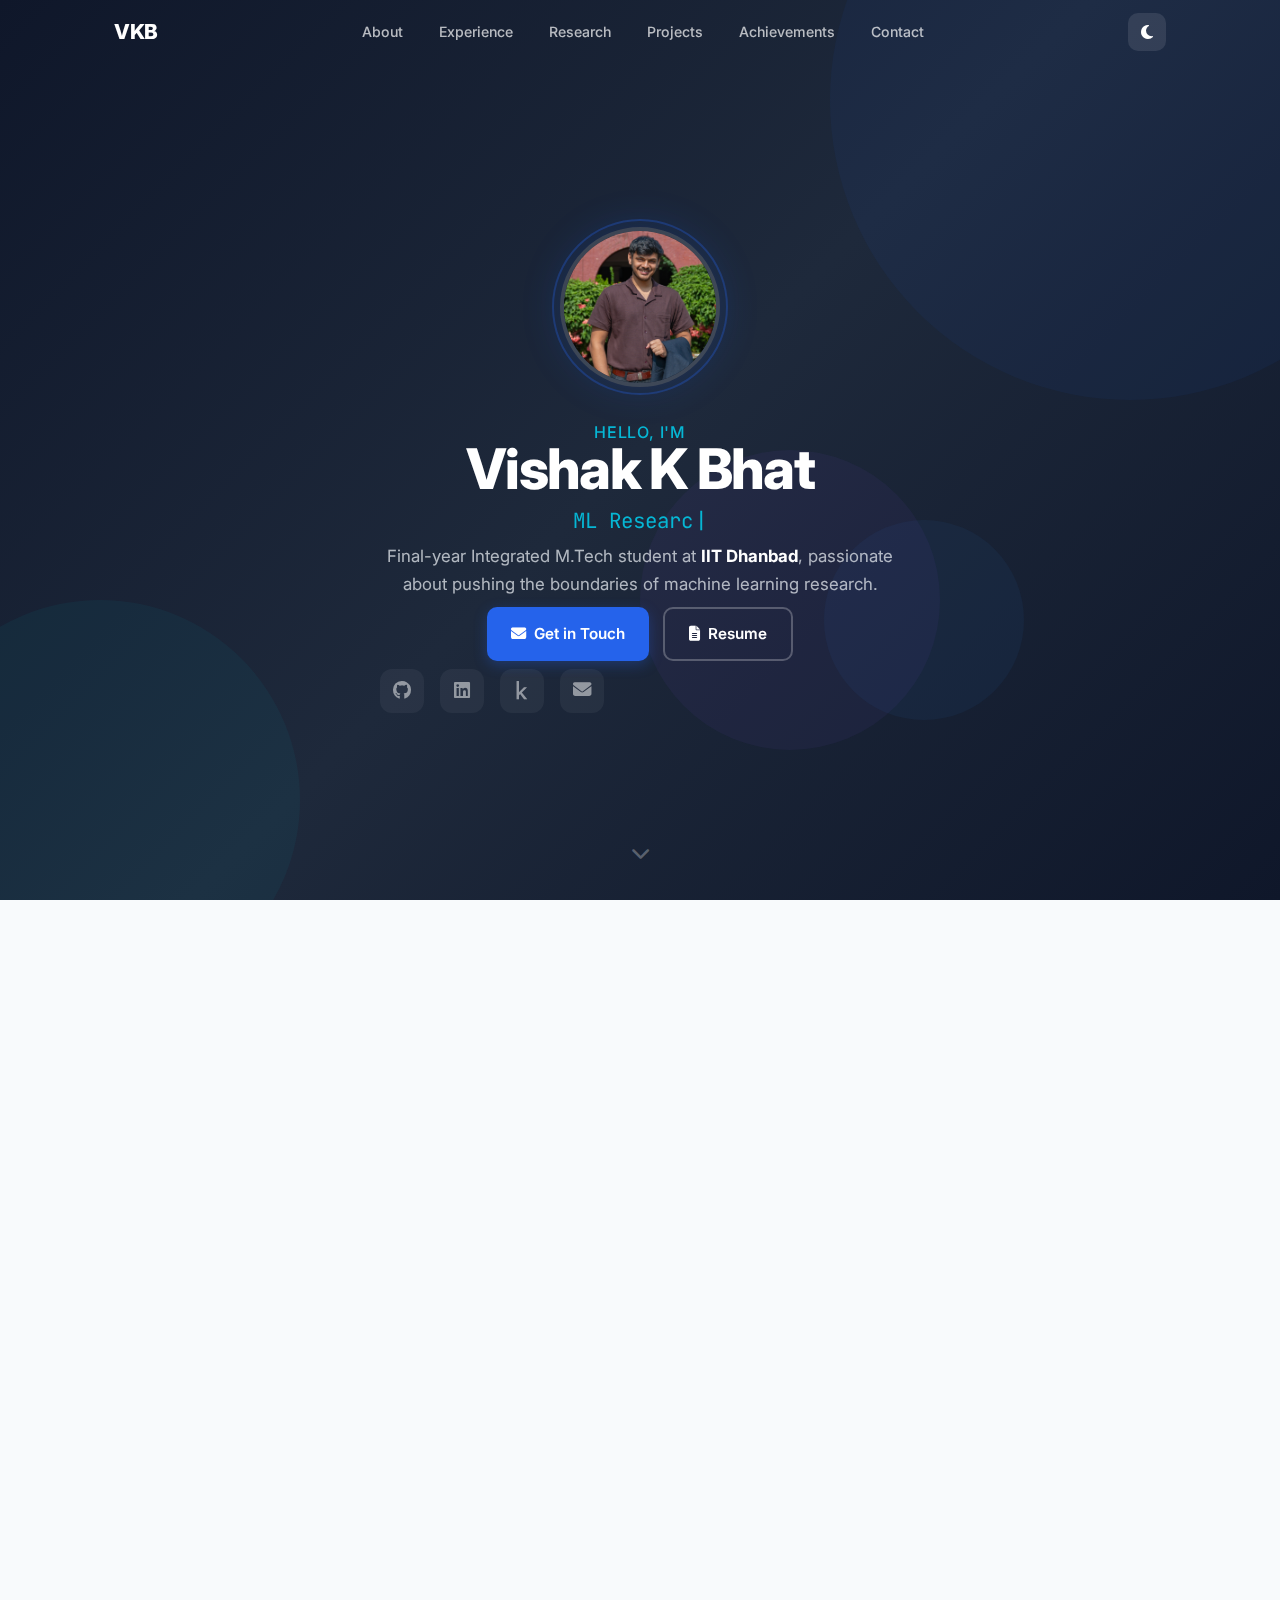
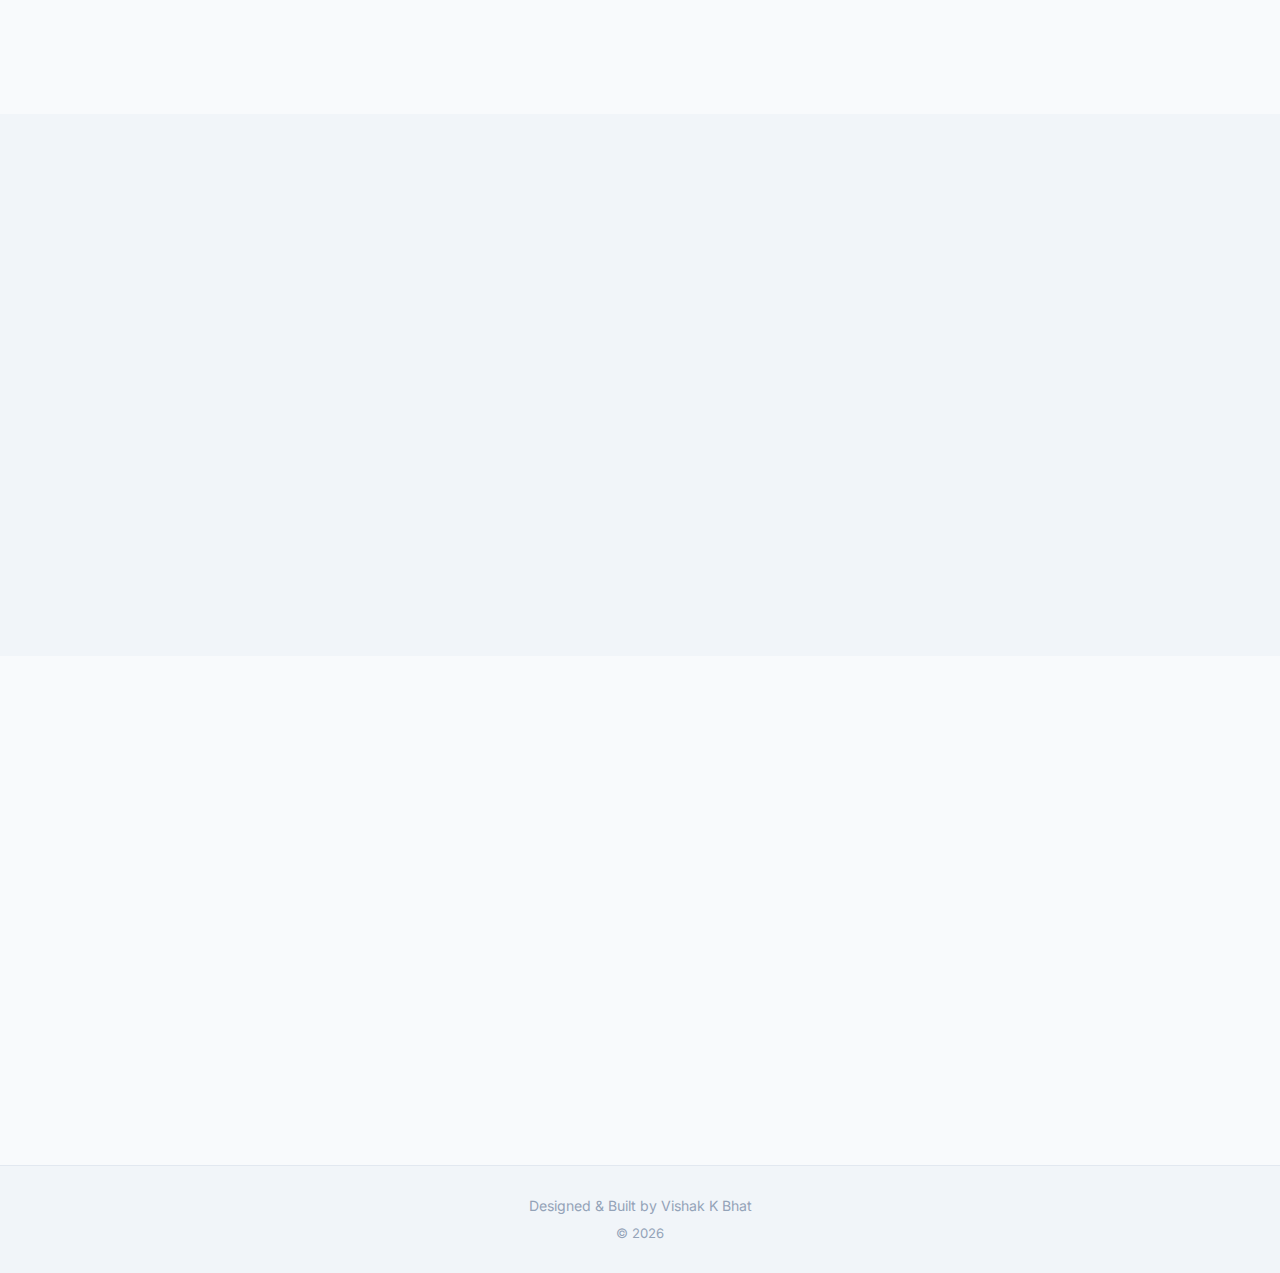
<file: index.html>
<!DOCTYPE html>
<html lang="en">
<head>
  <meta charset="UTF-8" />
  <meta name="viewport" content="width=device-width, initial-scale=1.0"/>
  <title>Vishak K Bhat — ML Researcher</title>
  <meta name="description" content="Vishak K Bhat — ML Researcher, GSoC Contributor, Kaggle Competitions Expert. Personal portfolio and research website.">

  <!-- Google Fonts -->
  <link rel="preconnect" href="https://fonts.googleapis.com">
  <link rel="preconnect" href="https://fonts.gstatic.com" crossorigin>
  <link href="https://fonts.googleapis.com/css2?family=Inter:wght@300;400;500;600;700;800&family=JetBrains+Mono:wght@400;500&display=swap" rel="stylesheet">

  <!-- Font Awesome Icons -->
  <link rel="stylesheet" href="https://cdnjs.cloudflare.com/ajax/libs/font-awesome/6.5.1/css/all.min.css">

  <!-- AOS (Animate on Scroll) -->
  <link href="https://unpkg.com/aos@2.3.1/dist/aos.css" rel="stylesheet">

  <link rel="stylesheet" href="style.css" />
</head>
<body>

  <!-- ========== STICKY NAV ========== -->
  <nav class="navbar" id="navbar">
    <div class="nav-container">
      <a href="#hero" class="nav-logo">VKB</a>
      <button class="nav-toggle" id="navToggle" aria-label="Toggle navigation">
        <i class="fas fa-bars"></i>
      </button>
      <ul class="nav-links" id="navLinks">
        <li><a href="#about">About</a></li>
        <li><a href="experience.html">Experience</a></li>
        <li><a href="research.html">Research</a></li>
        <li><a href="projects.html">Projects</a></li>
        <li><a href="achievements.html">Achievements</a></li>
        <li><a href="#contact">Contact</a></li>
      </ul>
      <button class="theme-toggle" id="themeToggle" aria-label="Toggle dark mode">
        <i class="fas fa-moon"></i>
      </button>
    </div>
  </nav>

  <!-- ========== HERO SECTION ========== -->
  <header class="hero" id="hero">
    <div class="hero-bg-animation">
      <div class="floating-shape shape-1"></div>
      <div class="floating-shape shape-2"></div>
      <div class="floating-shape shape-3"></div>
      <div class="floating-shape shape-4"></div>
    </div>
    <div class="hero-content">
      <div class="hero-image-wrapper" data-aos="zoom-in" data-aos-duration="800">
        <img src="assets/1.jpg" alt="Vishak K Bhat" class="hero-image" />
        <div class="hero-image-ring"></div>
      </div>
      <div class="hero-text" data-aos="fade-up" data-aos-delay="200">
        <p class="hero-greeting">Hello, I'm</p>
        <h1 class="hero-name">Vishak K Bhat</h1>
        <div class="hero-typewriter">
          <span class="typewriter-text" id="typewriter"></span><span class="typewriter-cursor">|</span>
        </div>
        <p class="hero-description">
          Final-year Integrated M.Tech student at <strong>IIT Dhanbad</strong>, passionate about pushing the boundaries of machine learning research.
        </p>
        <div class="hero-cta">
          <a href="#contact" class="btn btn-primary"><i class="fas fa-envelope"></i> Get in Touch</a>
          <a href="assets/resume.pdf" target="_blank" class="btn btn-outline"><i class="fas fa-file-alt"></i> Resume</a>
        </div>
        <div class="hero-socials">
          <a href="https://github.com/Vishak-Bhat30" target="_blank" aria-label="GitHub"><i class="fab fa-github"></i></a>
          <a href="https://www.linkedin.com/in/vishak-k-bhat-807998227/" target="_blank" aria-label="LinkedIn"><i class="fab fa-linkedin"></i></a>
          <a href="https://www.kaggle.com/vishakkbhat" target="_blank" aria-label="Kaggle"><i class="fab fa-kaggle"></i></a>
          <a href="mailto:vishak.bhat5@gmail.com" aria-label="Email"><i class="fas fa-envelope"></i></a>
        </div>
      </div>
    </div>
    <a href="#about" class="scroll-indicator" aria-label="Scroll down">
      <i class="fas fa-chevron-down"></i>
    </a>
  </header>

  <main>

    <!-- ========== ABOUT SECTION ========== -->
    <section id="about" class="section">
      <div class="section-container">
        <h2 class="section-title" data-aos="fade-up"><span class="section-number">01.</span> About Me</h2>
        <div class="about-grid" data-aos="fade-up" data-aos-delay="100">
          <div class="about-text">
            <p>
              I am a final-year Integrated M.Tech student at <strong>IIT (ISM) Dhanbad</strong> with a <strong>CGPA of 8.85</strong>, deeply passionate
              about machine learning research. Currently a <strong>Research Intern at Microsoft Research</strong>,
              I work on improving the efficiency of large reasoning models and building open-source frameworks
              for test-time scaling in LLMs, mentored by
              <a href="https://amitsharma.in/" target="_blank" class="mentor-link">Amit Sharma</a>,
              <a href="https://www.microsoft.com/en-us/research/people/nagarajn/" target="_blank" class="mentor-link">Nagarajan Natarajan</a>, and
              <a href="https://people.iith.ac.in/vineethnb/" target="_blank" class="mentor-link">Vineeth N. Balasubramanian</a>.
            </p>
            <p>
              I have also worked on <strong>LLM-driven causal discovery</strong> and have hands-on experience across
              a broad spectrum of domains including <strong>Machine Learning</strong>, <strong>Deep Learning</strong>,
              <strong>Computer Vision</strong>, <strong>NLP</strong>, <strong>Graph Neural Networks</strong>,
              <strong>Reinforcement Learning</strong>, and <strong>Stable Diffusion</strong>.
            </p>
            <p>
              I aspire to pursue a <strong>Ph.D.</strong> focusing on <strong>LLM reasoning</strong>,
              <strong>Computer Vision</strong>, causal discovery, and multimodal learning.
            </p>
            <div class="skill-tags">
              <span class="tag">LLM Reasoning</span>
              <span class="tag">Verified Reasoning</span>
              <span class="tag">Computer Vision</span>
              <span class="tag">Reinforcement Learning</span>
              <span class="tag">Graph Neural Networks</span>
              <span class="tag">Causal Discovery</span>
              <span class="tag">Multimodal &amp; VLMs</span>
              <span class="tag">Diffusion Models</span>
            </div>
          </div>
          <div class="about-highlights">
            <div class="highlight-card">
              <div class="highlight-icon"><i class="fas fa-briefcase"></i></div>
              <div class="highlight-number">9+</div>
              <div class="highlight-label">Internships</div>
            </div>
            <div class="highlight-card">
              <div class="highlight-icon"><i class="fas fa-file-alt"></i></div>
              <div class="highlight-number">ICML</div>
              <div class="highlight-label">Under Review</div>
            </div>
            <div class="highlight-card">
              <div class="highlight-icon"><i class="fas fa-medal"></i></div>
              <div class="highlight-number">Top 0.1%</div>
              <div class="highlight-label">Kaggle</div>
            </div>
            <div class="highlight-card">
              <div class="highlight-icon"><i class="fas fa-microscope"></i></div>
              <div class="highlight-number">MSR</div>
              <div class="highlight-label">Research Intern</div>
            </div>
          </div>
        </div>
      </div>
    </section>

    <!-- ========== EXPLORE SECTIONS ========== -->
    <section class="section section-alt">
      <div class="section-container">
        <h2 class="section-title" data-aos="fade-up"><span class="section-number">02.</span> Explore</h2>
        <div class="preview-grid" data-aos="fade-up">

          <!-- Experience Preview -->
          <a href="experience.html" class="preview-card" data-aos="fade-up" data-aos-delay="0">
            <div class="preview-icon"><i class="fas fa-briefcase"></i></div>
            <div class="preview-info">
              <h3>Experience</h3>
              <p>9 internships — Microsoft Research, Sony Research, Swiggy, GSoC, Bosch, and more.</p>
            </div>
            <div class="preview-arrow"><i class="fas fa-arrow-right"></i></div>
          </a>

          <!-- Research Preview -->
          <a href="research.html" class="preview-card" data-aos="fade-up" data-aos-delay="75">
            <div class="preview-icon"><i class="fas fa-flask"></i></div>
            <div class="preview-info">
              <h3>Publications &amp; Research</h3>
              <p>ICML 2026 paper on verifiable reasoning &amp; 8 active research interest areas.</p>
            </div>
            <div class="preview-arrow"><i class="fas fa-arrow-right"></i></div>
          </a>

          <!-- Projects Preview -->
          <a href="projects.html" class="preview-card" data-aos="fade-up" data-aos-delay="150">
            <div class="preview-icon"><i class="fas fa-code"></i></div>
            <div class="preview-info">
              <h3>Projects</h3>
              <p>Kaggle competitions, NLP classification, and physics ML with Vision Transformers.</p>
            </div>
            <div class="preview-arrow"><i class="fas fa-arrow-right"></i></div>
          </a>

          <!-- Achievements Preview -->
          <a href="achievements.html" class="preview-card" data-aos="fade-up" data-aos-delay="225">
            <div class="preview-icon"><i class="fas fa-trophy"></i></div>
            <div class="preview-info">
              <h3>Achievements</h3>
              <p>Kaggle Top 0.1%, AMD hackathon ₹1.5L prize, NeurIPS medal, and more.</p>
            </div>
            <div class="preview-arrow"><i class="fas fa-arrow-right"></i></div>
          </a>

        </div>
      </div>
    </section>

    <!-- ========== CONTACT SECTION ========== -->
    <section id="contact" class="section">
      <div class="section-container contact-section">
        <h2 class="section-title" data-aos="fade-up"><span class="section-number">03.</span> Get In Touch</h2>
        <p class="contact-subtitle" data-aos="fade-up" data-aos-delay="100">
          I'm always open to discussing research opportunities, collaborations, or interesting ML problems.
          Feel free to reach out!
        </p>
        <div class="contact-cards" data-aos="fade-up" data-aos-delay="200">
          <a href="mailto:vishak.bhat5@gmail.com" class="contact-card">
            <i class="fas fa-envelope"></i>
            <span>vishak.bhat5@gmail.com</span>
          </a>
          <a href="https://github.com/Vishak-Bhat30" target="_blank" class="contact-card">
            <i class="fab fa-github"></i>
            <span>Vishak-Bhat30</span>
          </a>
          <a href="https://www.linkedin.com/in/vishak-k-bhat-807998227/" target="_blank" class="contact-card">
            <i class="fab fa-linkedin"></i>
            <span>vishak-k-bhat</span>
          </a>
          <a href="https://www.kaggle.com/vishakkbhat" target="_blank" class="contact-card">
            <i class="fab fa-kaggle"></i>
            <span>vishakkbhat</span>
          </a>
        </div>
        <div class="contact-cta" data-aos="fade-up" data-aos-delay="300">
          <a href="assets/resume.pdf" target="_blank" class="btn btn-primary btn-lg">
            <i class="fas fa-download"></i> Download Resume
          </a>
        </div>
      </div>
    </section>

  </main>

  <!-- ========== FOOTER ========== -->
  <footer>
    <div class="footer-content">
      <p>Designed &amp; Built by Vishak K Bhat</p>
      <p class="footer-year">&copy; 2026</p>
    </div>
  </footer>

  <!-- Scroll to Top Button -->
  <button class="scroll-top" id="scrollTop" aria-label="Scroll to top">
    <i class="fas fa-arrow-up"></i>
  </button>

  <!-- AOS Library -->
  <script src="https://unpkg.com/aos@2.3.1/dist/aos.js"></script>
  <script src="shared.js"></script>
</body>
</html>
</file>
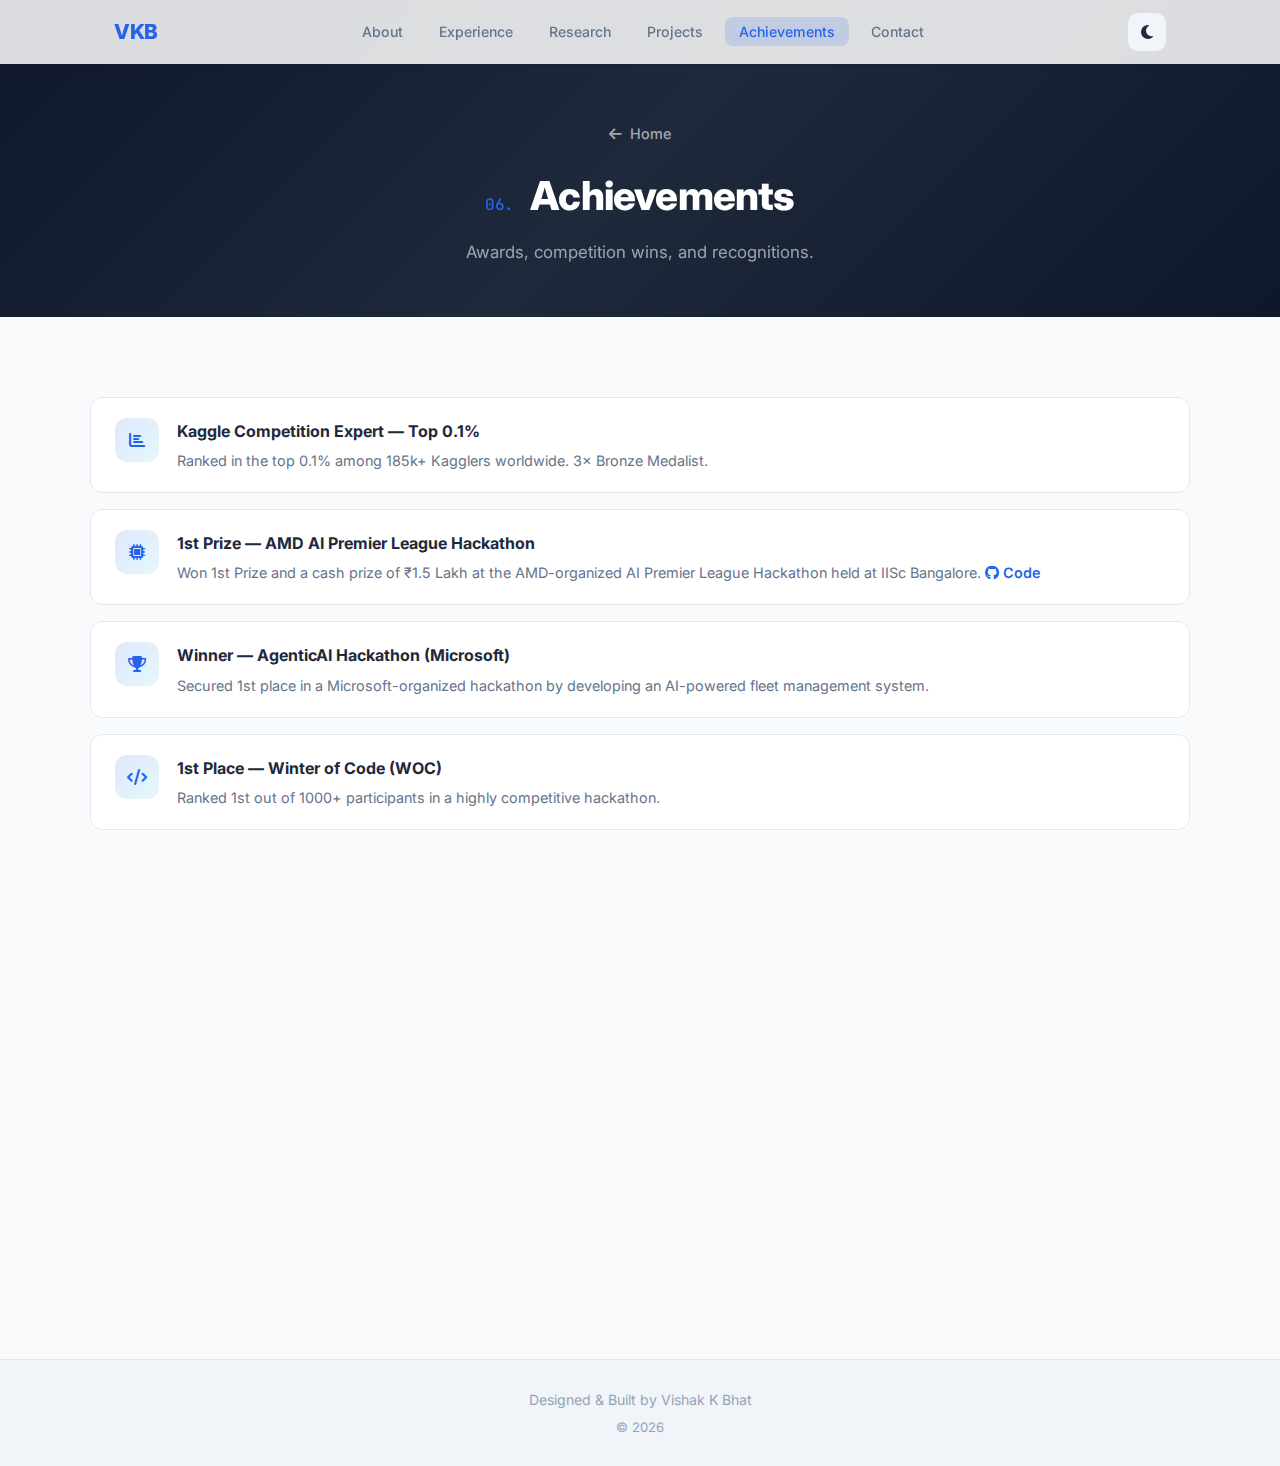
<file: achievements.html>
<!DOCTYPE html>
<html lang="en">
<head>
  <meta charset="UTF-8" />
  <meta name="viewport" content="width=device-width, initial-scale=1.0"/>
  <title>Achievements — Vishak K Bhat</title>
  <meta name="description" content="Vishak K Bhat — Awards, hackathon wins, Kaggle expertise, and competition medals.">
  <link rel="preconnect" href="https://fonts.googleapis.com">
  <link rel="preconnect" href="https://fonts.gstatic.com" crossorigin>
  <link href="https://fonts.googleapis.com/css2?family=Inter:wght@300;400;500;600;700;800&family=JetBrains+Mono:wght@400;500&display=swap" rel="stylesheet">
  <link rel="stylesheet" href="https://cdnjs.cloudflare.com/ajax/libs/font-awesome/6.5.1/css/all.min.css">
  <link href="https://unpkg.com/aos@2.3.1/dist/aos.css" rel="stylesheet">
  <link rel="stylesheet" href="style.css" />
</head>
<body>

  <nav class="navbar scrolled" id="navbar">
    <div class="nav-container">
      <a href="index.html" class="nav-logo">VKB</a>
      <button class="nav-toggle" id="navToggle" aria-label="Toggle navigation">
        <i class="fas fa-bars"></i>
      </button>
      <ul class="nav-links" id="navLinks">
        <li><a href="index.html#about">About</a></li>
        <li><a href="experience.html">Experience</a></li>
        <li><a href="research.html">Research</a></li>
        <li><a href="projects.html">Projects</a></li>
        <li><a href="achievements.html" class="active">Achievements</a></li>
        <li><a href="index.html#contact">Contact</a></li>
      </ul>
      <button class="theme-toggle" id="themeToggle" aria-label="Toggle dark mode">
        <i class="fas fa-moon"></i>
      </button>
    </div>
  </nav>

  <section class="page-header">
    <div class="page-header-content">
      <a href="index.html" class="back-link"><i class="fas fa-arrow-left"></i> Home</a>
      <h1 data-aos="fade-up"><span class="section-number">06.</span> Achievements</h1>
      <p data-aos="fade-up" data-aos-delay="100">Awards, competition wins, and recognitions.</p>
    </div>
  </section>

  <main>
    <section class="section">
      <div class="section-container">
        <div class="achievements-list">

          <div class="achievement-item" data-aos="fade-up" data-aos-delay="0">
            <div class="achievement-icon"><i class="fas fa-chart-bar"></i></div>
            <div class="achievement-content">
              <h4>Kaggle Competition Expert — Top 0.1%</h4>
              <p>Ranked in the top 0.1% among 185k+ Kagglers worldwide. 3× Bronze Medalist.</p>
            </div>
          </div>

          <div class="achievement-item" data-aos="fade-up" data-aos-delay="50">
            <div class="achievement-icon"><i class="fas fa-microchip"></i></div>
            <div class="achievement-content">
              <h4>1st Prize — AMD AI Premier League Hackathon</h4>
              <p>Won 1st Prize and a cash prize of ₹1.5 Lakh at the AMD-organized AI Premier League Hackathon held at IISc Bangalore. <a href="https://github.com/Vishak-Bhat30/AMD-AI-Premier-League" target="_blank" style="color: var(--primary); font-weight: 600;"><i class="fab fa-github"></i> Code</a></p>
            </div>
          </div>

          <div class="achievement-item" data-aos="fade-up" data-aos-delay="100">
            <div class="achievement-icon"><i class="fas fa-trophy"></i></div>
            <div class="achievement-content">
              <h4>Winner — AgenticAI Hackathon (Microsoft)</h4>
              <p>Secured 1st place in a Microsoft-organized hackathon by developing an AI-powered fleet management system.</p>
            </div>
          </div>

          <div class="achievement-item" data-aos="fade-up" data-aos-delay="150">
            <div class="achievement-icon"><i class="fas fa-code"></i></div>
            <div class="achievement-content">
              <h4>1st Place — Winter of Code (WOC)</h4>
              <p>Ranked 1st out of 1000+ participants in a highly competitive hackathon.</p>
            </div>
          </div>

          <div class="achievement-item" data-aos="fade-up" data-aos-delay="200">
            <div class="achievement-icon"><i class="fas fa-microphone-alt"></i></div>
            <div class="achievement-content">
              <h4>GSoC '24 — Selected Presenter</h4>
              <p>Selected to present my work at the GSoC'24 Summarization Program among all GSoC students.</p>
            </div>
          </div>

          <div class="achievement-item" data-aos="fade-up" data-aos-delay="250">
            <div class="achievement-icon"><i class="fas fa-medal"></i></div>
            <div class="achievement-content">
              <h4>Bronze Medalist — NeurIPS Lux-AI Challenge</h4>
              <p>Competed in the NeurIPS Lux-AI challenge and earned a bronze medal.</p>
            </div>
          </div>

          <div class="achievement-item" data-aos="fade-up" data-aos-delay="300">
            <div class="achievement-icon"><i class="fas fa-medal"></i></div>
            <div class="achievement-content">
              <h4>Bronze Medalist — LLM Competition</h4>
              <p>Earned a bronze medal in "You Can't Please Them All" LLM Competition.</p>
            </div>
          </div>

          <div class="achievement-item" data-aos="fade-up" data-aos-delay="350">
            <div class="achievement-icon"><i class="fas fa-users"></i></div>
            <div class="achievement-content">
              <h4>Lead, ML Division — CyberLabs</h4>
              <p>Mentored juniors through teaching sessions, earning high recognition for leadership and knowledge sharing.</p>
            </div>
          </div>

        </div>
      </div>
    </section>
  </main>

  <footer>
    <div class="footer-content">
      <p>Designed &amp; Built by Vishak K Bhat</p>
      <p class="footer-year">&copy; 2026</p>
    </div>
  </footer>

  <button class="scroll-top" id="scrollTop" aria-label="Scroll to top"><i class="fas fa-arrow-up"></i></button>
  <script src="https://unpkg.com/aos@2.3.1/dist/aos.js"></script>
  <script src="shared.js"></script>
</body>
</html>
</file>
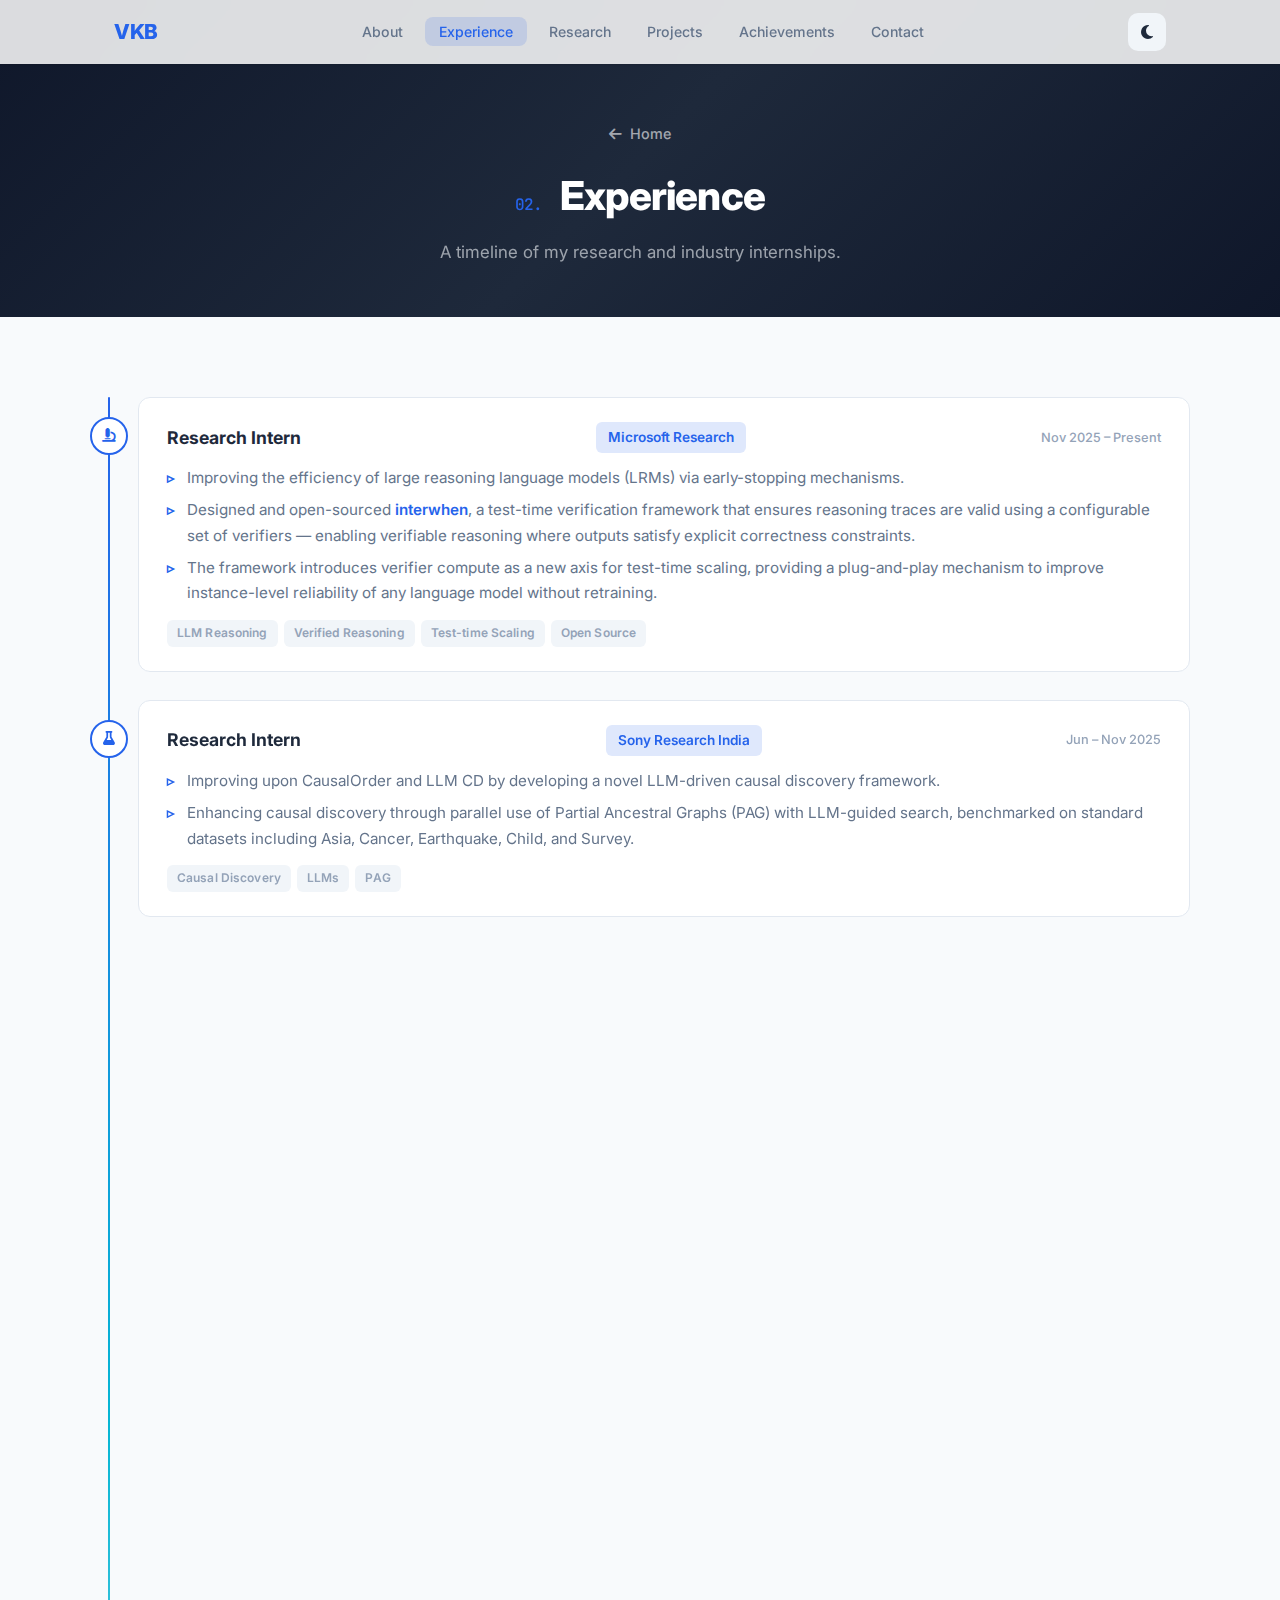
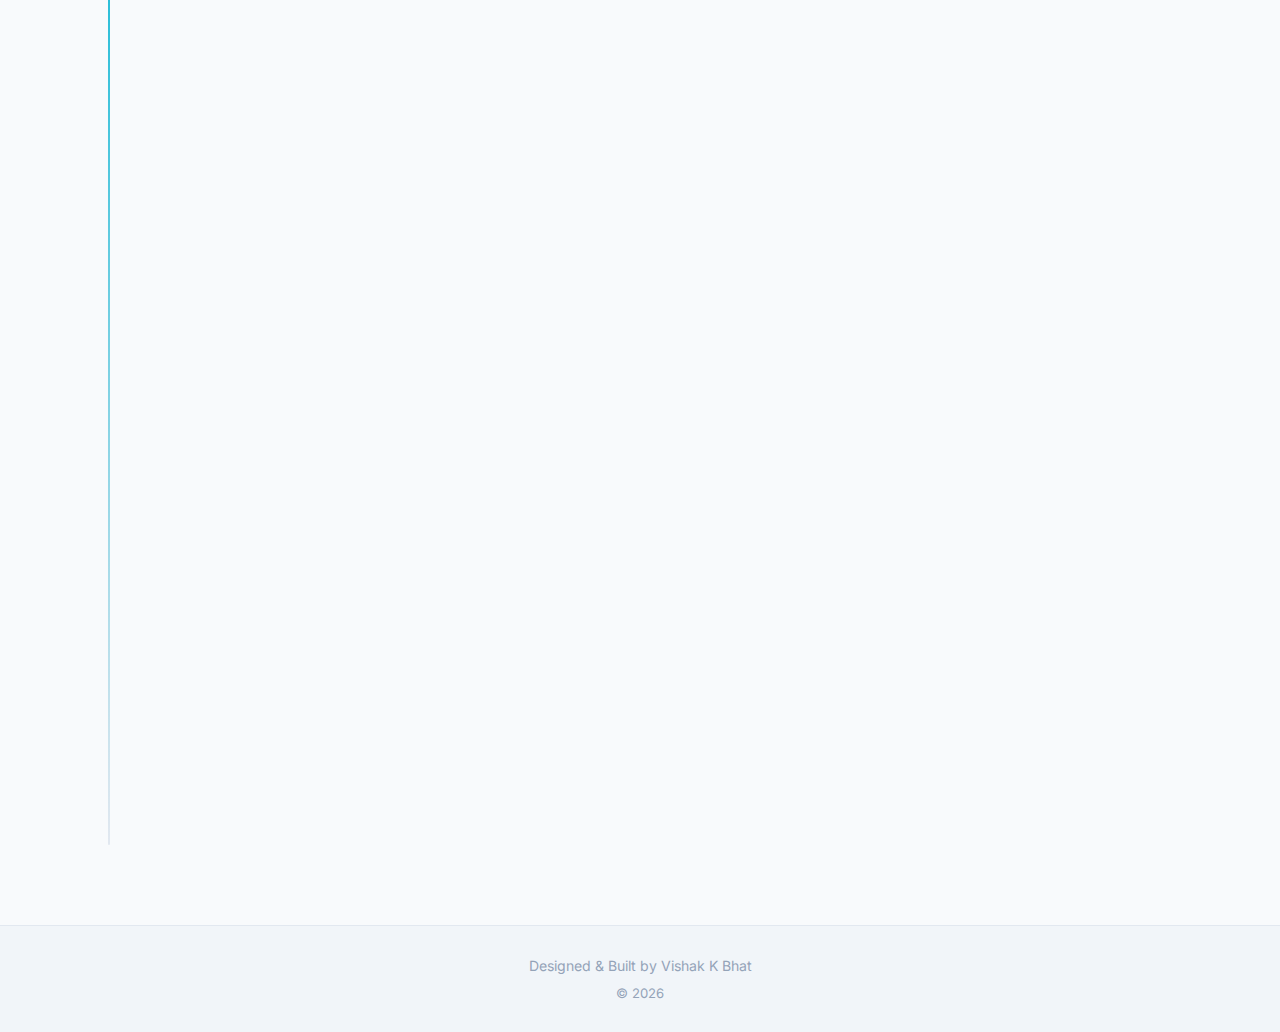
<file: experience.html>
<!DOCTYPE html>
<html lang="en">
<head>
  <meta charset="UTF-8" />
  <meta name="viewport" content="width=device-width, initial-scale=1.0"/>
  <title>Experience — Vishak K Bhat</title>
  <meta name="description" content="Vishak K Bhat — Work experience and internships at Microsoft Research, Sony, Swiggy, GSoC, and more.">
  <link rel="preconnect" href="https://fonts.googleapis.com">
  <link rel="preconnect" href="https://fonts.gstatic.com" crossorigin>
  <link href="https://fonts.googleapis.com/css2?family=Inter:wght@300;400;500;600;700;800&family=JetBrains+Mono:wght@400;500&display=swap" rel="stylesheet">
  <link rel="stylesheet" href="https://cdnjs.cloudflare.com/ajax/libs/font-awesome/6.5.1/css/all.min.css">
  <link href="https://unpkg.com/aos@2.3.1/dist/aos.css" rel="stylesheet">
  <link rel="stylesheet" href="style.css" />
</head>
<body>

  <!-- ========== STICKY NAV ========== -->
  <nav class="navbar scrolled" id="navbar">
    <div class="nav-container">
      <a href="index.html" class="nav-logo">VKB</a>
      <button class="nav-toggle" id="navToggle" aria-label="Toggle navigation">
        <i class="fas fa-bars"></i>
      </button>
      <ul class="nav-links" id="navLinks">
        <li><a href="index.html#about">About</a></li>
        <li><a href="experience.html" class="active">Experience</a></li>
        <li><a href="research.html">Research</a></li>
        <li><a href="projects.html">Projects</a></li>
        <li><a href="achievements.html">Achievements</a></li>
        <li><a href="index.html#contact">Contact</a></li>
      </ul>
      <button class="theme-toggle" id="themeToggle" aria-label="Toggle dark mode">
        <i class="fas fa-moon"></i>
      </button>
    </div>
  </nav>

  <!-- ========== PAGE HEADER ========== -->
  <section class="page-header">
    <div class="page-header-content">
      <a href="index.html" class="back-link"><i class="fas fa-arrow-left"></i> Home</a>
      <h1 data-aos="fade-up"><span class="section-number">02.</span> Experience</h1>
      <p data-aos="fade-up" data-aos-delay="100">A timeline of my research and industry internships.</p>
    </div>
  </section>

  <main>
    <section class="section">
      <div class="section-container">
        <div class="timeline">

          <div class="timeline-item" data-aos="fade-up" data-aos-delay="0">
            <div class="timeline-marker"><i class="fas fa-microscope"></i></div>
            <div class="timeline-card">
              <div class="timeline-header">
                <h3>Research Intern</h3>
                <span class="timeline-company">Microsoft Research</span>
                <span class="timeline-date">Nov 2025 – Present</span>
              </div>
              <ul>
                <li>Improving the efficiency of large reasoning language models (LRMs) via early-stopping mechanisms.</li>
                <li>Designed and open-sourced <a href="https://github.com/microsoft/interwhen" target="_blank" style="color: var(--primary); font-weight: 600;">interwhen</a>, a test-time verification framework that ensures reasoning traces are valid using a configurable set of verifiers — enabling verifiable reasoning where outputs satisfy explicit correctness constraints.</li>
                <li>The framework introduces verifier compute as a new axis for test-time scaling, providing a plug-and-play mechanism to improve instance-level reliability of any language model without retraining.</li>
              </ul>
              <div class="timeline-tags">
                <span>LLM Reasoning</span><span>Verified Reasoning</span><span>Test-time Scaling</span><span>Open Source</span>
              </div>
            </div>
          </div>

          <div class="timeline-item" data-aos="fade-up" data-aos-delay="50">
            <div class="timeline-marker"><i class="fas fa-flask"></i></div>
            <div class="timeline-card">
              <div class="timeline-header">
                <h3>Research Intern</h3>
                <span class="timeline-company">Sony Research India</span>
                <span class="timeline-date">Jun – Nov 2025</span>
              </div>
              <ul>
                <li>Improving upon CausalOrder and LLM CD by developing a novel LLM-driven causal discovery framework.</li>
                <li>Enhancing causal discovery through parallel use of Partial Ancestral Graphs (PAG) with LLM-guided search, benchmarked on standard datasets including Asia, Cancer, Earthquake, Child, and Survey.</li>
              </ul>
              <div class="timeline-tags">
                <span>Causal Discovery</span><span>LLMs</span><span>PAG</span>
              </div>
            </div>
          </div>

          <div class="timeline-item" data-aos="fade-up" data-aos-delay="100">
            <div class="timeline-marker"><i class="fas fa-motorcycle"></i></div>
            <div class="timeline-card">
              <div class="timeline-header">
                <h3>Data Scientist Intern</h3>
                <span class="timeline-company">Swiggy</span>
                <span class="timeline-date">Aug 2024 – May 2025</span>
              </div>
              <ul>
                <li>Optimized surge values using Policy Gradient on a Multi-Armed Bandit setup, increasing show-up rate by 5% without extra expense.</li>
                <li>Designed a rezoning algorithm that reduced cross-zone deliveries by 6%.</li>
              </ul>
              <div class="timeline-tags">
                <span>RL</span><span>Multi-Armed Bandit</span><span>Optimization</span>
              </div>
            </div>
          </div>

          <div class="timeline-item" data-aos="fade-up" data-aos-delay="150">
            <div class="timeline-marker"><i class="fas fa-sun"></i></div>
            <div class="timeline-card">
              <div class="timeline-header">
                <h3>Google Summer of Code</h3>
                <span class="timeline-company">ML4SCI</span>
                <span class="timeline-date">Apr – Sep 2024</span>
              </div>
              <ul>
                <li>Developed two GNN models outperforming Transformers for momentum prediction on collider data.</li>
                <li>Reduced mean squared error by 14% and boosted inference speed by 27% using custom message passing layers.</li>
                <li><a href="https://github.com/ML4SCI/CMS" target="_blank" style="color: var(--primary); font-weight: 600;"><i class="fab fa-github"></i> Code</a></li>
              </ul>
              <div class="timeline-tags">
                <span>GNN</span><span>PyTorch</span><span>Physics ML</span>
              </div>
            </div>
          </div>

          <div class="timeline-item" data-aos="fade-up" data-aos-delay="200">
            <div class="timeline-marker"><i class="fas fa-brain"></i></div>
            <div class="timeline-card">
              <div class="timeline-header">
                <h3>Research Intern</h3>
                <span class="timeline-company">NyunAI</span>
                <span class="timeline-date">May – Jun 2024</span>
              </div>
              <ul>
                <li>Developed Nyun-Llama3-62B, a model with 12% fewer parameters than Llama-3-70B, achieving comparable or superior performance across MMLU, Winogrande, BoolQ, Hellaswag, Arc Challenge, and GSM8K benchmarks.</li>
              </ul>
              <div class="timeline-tags">
                <span>LLM Compression</span><span>Model Pruning</span><span>Benchmarking</span>
              </div>
            </div>
          </div>

          <div class="timeline-item" data-aos="fade-up" data-aos-delay="250">
            <div class="timeline-marker"><i class="fas fa-car"></i></div>
            <div class="timeline-card">
              <div class="timeline-header">
                <h3>CV Research Intern</h3>
                <span class="timeline-company">Bosch Global Software Technologies</span>
                <span class="timeline-date">Jan – May 2024</span>
              </div>
              <ul>
                <li>Achieved 0.89 F1 score using MaskFormer, Mask2Former for semantic segmentation on driving scenes.</li>
                <li>Leveraged DINO &amp; GroundingDINO for self-supervised object detection and image generation for fine-tuning.</li>
              </ul>
              <div class="timeline-tags">
                <span>Segmentation</span><span>DINO</span><span>Autonomous Driving</span>
              </div>
            </div>
          </div>

          <div class="timeline-item" data-aos="fade-up" data-aos-delay="300">
            <div class="timeline-marker"><i class="fas fa-globe-europe"></i></div>
            <div class="timeline-card">
              <div class="timeline-header">
                <h3>Research Intern</h3>
                <span class="timeline-company">UiT Norway — Bio-AI Labs</span>
                <span class="timeline-date">Oct – Dec 2023</span>
              </div>
              <ul>
                <li>Built a graph-based classifier for document layout understanding, achieving 0.92 F1 score on Bengali dataset.</li>
              </ul>
              <div class="timeline-tags">
                <span>GNN</span><span>Document AI</span><span>Layout Analysis</span>
              </div>
            </div>
          </div>

          <div class="timeline-item" data-aos="fade-up" data-aos-delay="350">
            <div class="timeline-marker"><i class="fas fa-cogs"></i></div>
            <div class="timeline-card">
              <div class="timeline-header">
                <h3>ML Engineer Intern</h3>
                <span class="timeline-company">SimplyFI Softech</span>
              </div>
              <ul>
                <li>Performed object detection using YOLO models to detect objects in CCTV images.</li>
                <li>Document AI: Automated text extraction from documents, verified validity, and stored them in the database for banks.</li>
              </ul>
              <div class="timeline-tags">
                <span>YOLO</span><span>Document AI</span><span>OCR</span>
              </div>
            </div>
          </div>

          <div class="timeline-item" data-aos="fade-up" data-aos-delay="400">
            <div class="timeline-marker"><i class="fas fa-chart-line"></i></div>
            <div class="timeline-card">
              <div class="timeline-header">
                <h3>ML Engineer Intern</h3>
                <span class="timeline-company">Patil Kaki</span>
              </div>
              <ul>
                <li>Worked on real-time data generated daily and forecasted monthly, yearly turnovers.</li>
                <li>Used ARIMA, VARIMA (Time Series) for forecasting with RMSE = 11.24.</li>
              </ul>
              <div class="timeline-tags">
                <span>Time Series</span><span>ARIMA</span><span>Forecasting</span>
              </div>
            </div>
          </div>

        </div>
      </div>
    </section>
  </main>

  <footer>
    <div class="footer-content">
      <p>Designed &amp; Built by Vishak K Bhat</p>
      <p class="footer-year">&copy; 2026</p>
    </div>
  </footer>

  <button class="scroll-top" id="scrollTop" aria-label="Scroll to top"><i class="fas fa-arrow-up"></i></button>
  <script src="https://unpkg.com/aos@2.3.1/dist/aos.js"></script>
  <script src="shared.js"></script>
</body>
</html>
</file>
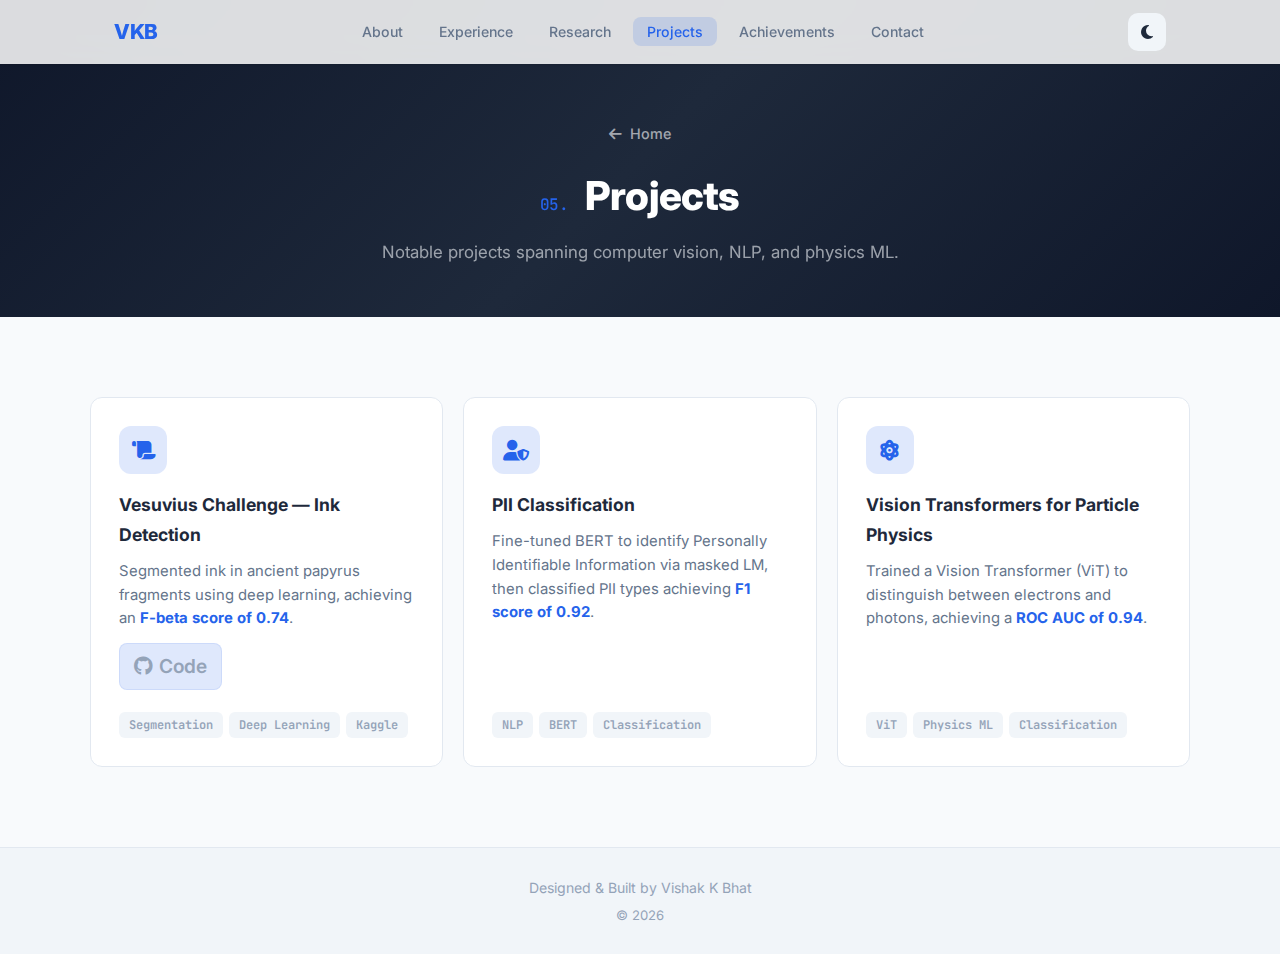
<file: projects.html>
<!DOCTYPE html>
<html lang="en">
<head>
  <meta charset="UTF-8" />
  <meta name="viewport" content="width=device-width, initial-scale=1.0"/>
  <title>Projects — Vishak K Bhat</title>
  <meta name="description" content="Vishak K Bhat — ML projects including Kaggle competitions, NLP, and physics ML.">
  <link rel="preconnect" href="https://fonts.googleapis.com">
  <link rel="preconnect" href="https://fonts.gstatic.com" crossorigin>
  <link href="https://fonts.googleapis.com/css2?family=Inter:wght@300;400;500;600;700;800&family=JetBrains+Mono:wght@400;500&display=swap" rel="stylesheet">
  <link rel="stylesheet" href="https://cdnjs.cloudflare.com/ajax/libs/font-awesome/6.5.1/css/all.min.css">
  <link href="https://unpkg.com/aos@2.3.1/dist/aos.css" rel="stylesheet">
  <link rel="stylesheet" href="style.css" />
</head>
<body>

  <nav class="navbar scrolled" id="navbar">
    <div class="nav-container">
      <a href="index.html" class="nav-logo">VKB</a>
      <button class="nav-toggle" id="navToggle" aria-label="Toggle navigation">
        <i class="fas fa-bars"></i>
      </button>
      <ul class="nav-links" id="navLinks">
        <li><a href="index.html#about">About</a></li>
        <li><a href="experience.html">Experience</a></li>
        <li><a href="research.html">Research</a></li>
        <li><a href="projects.html" class="active">Projects</a></li>
        <li><a href="achievements.html">Achievements</a></li>
        <li><a href="index.html#contact">Contact</a></li>
      </ul>
      <button class="theme-toggle" id="themeToggle" aria-label="Toggle dark mode">
        <i class="fas fa-moon"></i>
      </button>
    </div>
  </nav>

  <section class="page-header">
    <div class="page-header-content">
      <a href="index.html" class="back-link"><i class="fas fa-arrow-left"></i> Home</a>
      <h1 data-aos="fade-up"><span class="section-number">05.</span> Projects</h1>
      <p data-aos="fade-up" data-aos-delay="100">Notable projects spanning computer vision, NLP, and physics ML.</p>
    </div>
  </section>

  <main>
    <section class="section">
      <div class="section-container">
        <div class="project-grid">

          <div class="project-card" data-aos="fade-up" data-aos-delay="0">
            <div class="project-card-header">
              <div class="project-icon"><i class="fas fa-scroll"></i></div>
            </div>
            <h3>Vesuvius Challenge — Ink Detection</h3>
            <p>Segmented ink in ancient papyrus fragments using deep learning, achieving an <strong>F-beta score of 0.74</strong>.</p>
            <div class="project-links"><a href="https://github.com/Vishak-Bhat30/3D_image_segmentation" target="_blank" class="pub-link"><i class="fab fa-github"></i> Code</a></div>
            <div class="project-tags">
              <span>Segmentation</span><span>Deep Learning</span><span>Kaggle</span>
            </div>
          </div>

          <div class="project-card" data-aos="fade-up" data-aos-delay="100">
            <div class="project-card-header">
              <div class="project-icon"><i class="fas fa-user-shield"></i></div>
            </div>
            <h3>PII Classification</h3>
            <p>Fine-tuned BERT to identify Personally Identifiable Information via masked LM, then classified PII types achieving <strong>F1 score of 0.92</strong>.</p>
            <div class="project-tags">
              <span>NLP</span><span>BERT</span><span>Classification</span>
            </div>
          </div>

          <div class="project-card" data-aos="fade-up" data-aos-delay="200">
            <div class="project-card-header">
              <div class="project-icon"><i class="fas fa-atom"></i></div>
            </div>
            <h3>Vision Transformers for Particle Physics</h3>
            <p>Trained a Vision Transformer (ViT) to distinguish between electrons and photons, achieving a <strong>ROC AUC of 0.94</strong>.</p>
            <div class="project-tags">
              <span>ViT</span><span>Physics ML</span><span>Classification</span>
            </div>
          </div>

        </div>
      </div>
    </section>
  </main>

  <footer>
    <div class="footer-content">
      <p>Designed &amp; Built by Vishak K Bhat</p>
      <p class="footer-year">&copy; 2026</p>
    </div>
  </footer>

  <button class="scroll-top" id="scrollTop" aria-label="Scroll to top"><i class="fas fa-arrow-up"></i></button>
  <script src="https://unpkg.com/aos@2.3.1/dist/aos.js"></script>
  <script src="shared.js"></script>
</body>
</html>
</file>
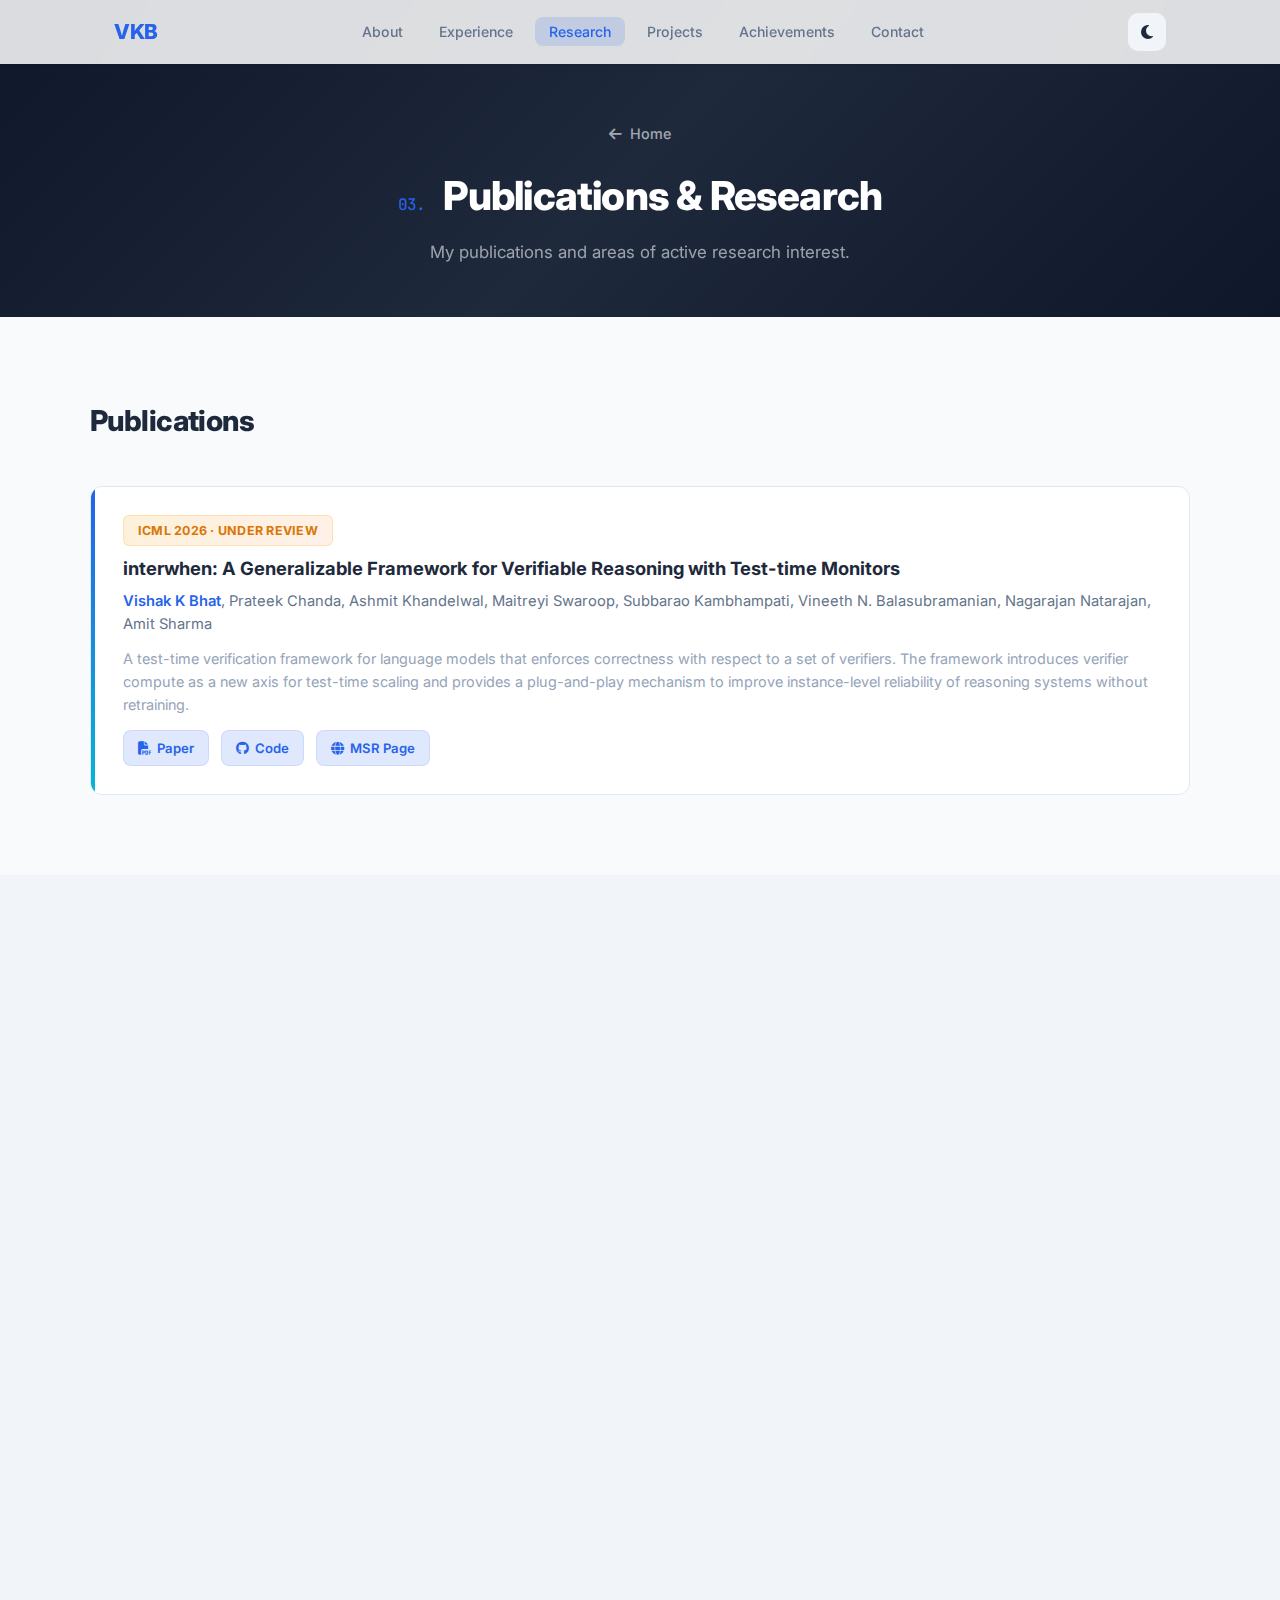
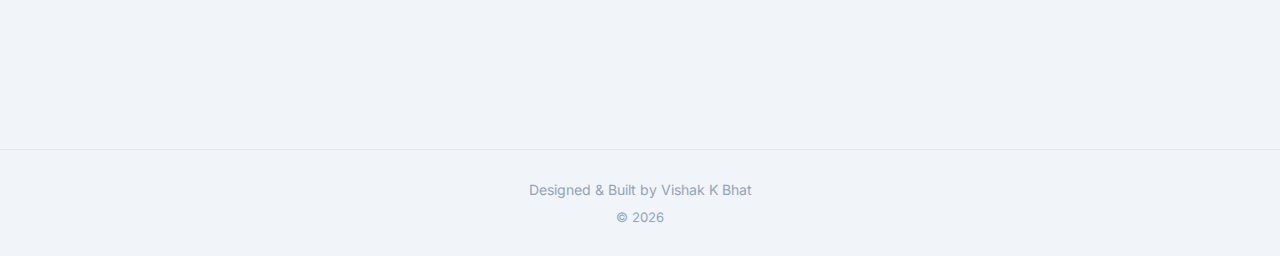
<file: research.html>
<!DOCTYPE html>
<html lang="en">
<head>
  <meta charset="UTF-8" />
  <meta name="viewport" content="width=device-width, initial-scale=1.0"/>
  <title>Research &amp; Publications — Vishak K Bhat</title>
  <meta name="description" content="Vishak K Bhat — Publications and research interests in LLM reasoning, computer vision, GNN, and more.">
  <link rel="preconnect" href="https://fonts.googleapis.com">
  <link rel="preconnect" href="https://fonts.gstatic.com" crossorigin>
  <link href="https://fonts.googleapis.com/css2?family=Inter:wght@300;400;500;600;700;800&family=JetBrains+Mono:wght@400;500&display=swap" rel="stylesheet">
  <link rel="stylesheet" href="https://cdnjs.cloudflare.com/ajax/libs/font-awesome/6.5.1/css/all.min.css">
  <link href="https://unpkg.com/aos@2.3.1/dist/aos.css" rel="stylesheet">
  <link rel="stylesheet" href="style.css" />
</head>
<body>

  <nav class="navbar scrolled" id="navbar">
    <div class="nav-container">
      <a href="index.html" class="nav-logo">VKB</a>
      <button class="nav-toggle" id="navToggle" aria-label="Toggle navigation">
        <i class="fas fa-bars"></i>
      </button>
      <ul class="nav-links" id="navLinks">
        <li><a href="index.html#about">About</a></li>
        <li><a href="experience.html">Experience</a></li>
        <li><a href="research.html" class="active">Research</a></li>
        <li><a href="projects.html">Projects</a></li>
        <li><a href="achievements.html">Achievements</a></li>
        <li><a href="index.html#contact">Contact</a></li>
      </ul>
      <button class="theme-toggle" id="themeToggle" aria-label="Toggle dark mode">
        <i class="fas fa-moon"></i>
      </button>
    </div>
  </nav>

  <section class="page-header">
    <div class="page-header-content">
      <a href="index.html" class="back-link"><i class="fas fa-arrow-left"></i> Home</a>
      <h1 data-aos="fade-up"><span class="section-number">03.</span> Publications &amp; Research</h1>
      <p data-aos="fade-up" data-aos-delay="100">My publications and areas of active research interest.</p>
    </div>
  </section>

  <main>
    <!-- Publications -->
    <section class="section">
      <div class="section-container">
        <h2 class="section-title" data-aos="fade-up">Publications</h2>
        <div class="publications-list">
          <div class="publication-item" data-aos="fade-up" data-aos-delay="0">
            <div class="publication-venue"><span class="venue-badge under-review">ICML 2026 · Under Review</span></div>
            <h3 class="publication-title">interwhen: A Generalizable Framework for Verifiable Reasoning with Test-time Monitors</h3>
            <p class="publication-authors"><strong>Vishak K Bhat</strong>, Prateek Chanda, Ashmit Khandelwal, Maitreyi Swaroop, Subbarao Kambhampati, Vineeth N. Balasubramanian, Nagarajan Natarajan, Amit Sharma</p>
            <p class="publication-summary">A test-time verification framework for language models that enforces correctness with respect to a set of verifiers. The framework introduces verifier compute as a new axis for test-time scaling and provides a plug-and-play mechanism to improve instance-level reliability of reasoning systems without retraining.</p>
            <div class="publication-links">
              <a href="https://www.microsoft.com/en-us/research/wp-content/uploads/2026/02/interwhen_final.pdf" target="_blank" class="pub-link"><i class="fas fa-file-pdf"></i> Paper</a>
              <a href="https://github.com/microsoft/interwhen" target="_blank" class="pub-link"><i class="fab fa-github"></i> Code</a>
              <a href="https://www.microsoft.com/en-us/research/publication/interwhen-a-generalizable-framework-for-verifiable-reasoning-with-test-time-monitors/" target="_blank" class="pub-link"><i class="fas fa-globe"></i> MSR Page</a>
            </div>
          </div>
        </div>
      </div>
    </section>

    <!-- Research Interests -->
    <section class="section section-alt">
      <div class="section-container">
        <h2 class="section-title" data-aos="fade-up">Research Interests</h2>
        <div class="research-grid">
          <div class="research-card" data-aos="fade-up" data-aos-delay="0">
            <div class="research-icon"><i class="fas fa-brain"></i></div>
            <h3>LLM Reasoning &amp; Verified Reasoning</h3>
            <p>Test-time verification, monitor-guided reasoning, and verifier-guided generation to ensure correctness of LLM reasoning traces at inference time.</p>
          </div>
          <div class="research-card" data-aos="fade-up" data-aos-delay="75">
            <div class="research-icon"><i class="fas fa-compress-arrows-alt"></i></div>
            <h3>LLM Compression &amp; Optimization</h3>
            <p>Pruning, quantization, and knowledge distillation techniques to make large models smaller and faster without sacrificing quality.</p>
          </div>
          <div class="research-card" data-aos="fade-up" data-aos-delay="150">
            <div class="research-icon"><i class="fas fa-gamepad"></i></div>
            <h3>Reinforcement Learning</h3>
            <p>Policy gradient methods, multi-armed bandits, and RL-based optimization for real-world decision-making problems.</p>
          </div>
          <div class="research-card" data-aos="fade-up" data-aos-delay="225">
            <div class="research-icon"><i class="fas fa-eye"></i></div>
            <h3>Computer Vision</h3>
            <p>Semantic segmentation, object detection, self-supervised learning, and vision-language models for visual understanding.</p>
          </div>
          <div class="research-card" data-aos="fade-up" data-aos-delay="300">
            <div class="research-icon"><i class="fas fa-project-diagram"></i></div>
            <h3>Graph Neural Networks</h3>
            <p>Message-passing architectures and graph transformers for scientific computing, document understanding, and relational reasoning.</p>
          </div>
          <div class="research-card" data-aos="fade-up" data-aos-delay="375">
            <div class="research-icon"><i class="fas fa-random"></i></div>
            <h3>Causal Discovery</h3>
            <p>LLM-driven causal discovery frameworks, Partial Ancestral Graphs (PAG), and structure learning from observational data.</p>
          </div>
          <div class="research-card" data-aos="fade-up" data-aos-delay="450">
            <div class="research-icon"><i class="fas fa-images"></i></div>
            <h3>Multimodal Learning &amp; VLMs</h3>
            <p>Vision-language models, multimodal reasoning, and diffusion models for cross-modal understanding and generation.</p>
          </div>
          <div class="research-card" data-aos="fade-up" data-aos-delay="525">
            <div class="research-icon"><i class="fas fa-language"></i></div>
            <h3>Efficient Fine-tuning of LLMs</h3>
            <p>Parameter-efficient methods like LoRA, adapters, and prompt-tuning for adapting large language models to downstream tasks.</p>
          </div>
        </div>
      </div>
    </section>
  </main>

  <footer>
    <div class="footer-content">
      <p>Designed &amp; Built by Vishak K Bhat</p>
      <p class="footer-year">&copy; 2026</p>
    </div>
  </footer>

  <button class="scroll-top" id="scrollTop" aria-label="Scroll to top"><i class="fas fa-arrow-up"></i></button>
  <script src="https://unpkg.com/aos@2.3.1/dist/aos.js"></script>
  <script src="shared.js"></script>
</body>
</html>
</file>
<file: style.css>
/* ============================================
   VISHAK K BHAT — PERSONAL WEBSITE
   Modern, clean, professional design
   ============================================ */

/* ---------- CSS Variables ---------- */
:root {
  /* Colors */
  --primary: #2563eb;
  --primary-dark: #1d4ed8;
  --primary-light: #3b82f6;
  --primary-glow: rgba(37, 99, 235, 0.15);
  --accent: #06b6d4;
  --accent-dark: #0891b2;

  /* Light theme */
  --bg: #f8fafc;
  --bg-alt: #f1f5f9;
  --surface: #ffffff;
  --surface-hover: #f8fafc;
  --text: #1e293b;
  --text-secondary: #64748b;
  --text-muted: #94a3b8;
  --border: #e2e8f0;
  --border-light: #f1f5f9;

  /* Hero */
  --hero-bg: linear-gradient(135deg, #0f172a 0%, #1e293b 50%, #0f172a 100%);
  --hero-text: #f1f5f9;

  /* Shadows */
  --shadow-sm: 0 1px 3px rgba(0,0,0,0.06), 0 1px 2px rgba(0,0,0,0.04);
  --shadow-md: 0 4px 6px rgba(0,0,0,0.04), 0 2px 4px rgba(0,0,0,0.03);
  --shadow-lg: 0 10px 25px rgba(0,0,0,0.06), 0 4px 10px rgba(0,0,0,0.04);
  --shadow-xl: 0 20px 40px rgba(0,0,0,0.08);

  /* Misc */
  --radius: 12px;
  --radius-lg: 16px;
  --transition: 0.3s cubic-bezier(0.4, 0, 0.2, 1);
  --max-width: 1100px;
  --nav-height: 64px;
}

/* ---------- Dark Mode ---------- */
body.dark {
  --bg: #0f172a;
  --bg-alt: #1e293b;
  --surface: #1e293b;
  --surface-hover: #334155;
  --text: #f1f5f9;
  --text-secondary: #94a3b8;
  --text-muted: #64748b;
  --border: #334155;
  --border-light: #1e293b;
  --shadow-sm: 0 1px 3px rgba(0,0,0,0.2);
  --shadow-md: 0 4px 6px rgba(0,0,0,0.15);
  --shadow-lg: 0 10px 25px rgba(0,0,0,0.2);
  --shadow-xl: 0 20px 40px rgba(0,0,0,0.3);
  --primary-glow: rgba(37, 99, 235, 0.25);
}

/* ---------- Base Reset ---------- */
*, *::before, *::after {
  box-sizing: border-box;
  margin: 0;
  padding: 0;
}

html {
  scroll-behavior: smooth;
  scroll-padding-top: var(--nav-height);
}

body {
  font-family: 'Inter', -apple-system, BlinkMacSystemFont, 'Segoe UI', sans-serif;
  background-color: var(--bg);
  color: var(--text);
  line-height: 1.7;
  -webkit-font-smoothing: antialiased;
  -moz-osx-font-smoothing: grayscale;
  overflow-x: hidden;
}

img { max-width: 100%; display: block; }
a { text-decoration: none; color: inherit; }
ul { list-style: none; }

/* ---------- NAVBAR ---------- */
.navbar {
  position: fixed;
  top: 0;
  left: 0;
  right: 0;
  z-index: 1000;
  background: transparent;
  transition: background var(--transition), box-shadow var(--transition), backdrop-filter var(--transition);
}

.navbar.scrolled {
  background: rgba(255,255,255,0.85);
  backdrop-filter: blur(12px);
  -webkit-backdrop-filter: blur(12px);
  box-shadow: var(--shadow-sm);
}

body.dark .navbar.scrolled {
  background: rgba(15,23,42,0.85);
}

.nav-container {
  max-width: var(--max-width);
  margin: 0 auto;
  padding: 0 24px;
  height: var(--nav-height);
  display: flex;
  align-items: center;
  justify-content: space-between;
}

.nav-logo {
  font-size: 1.3rem;
  font-weight: 800;
  letter-spacing: -0.02em;
  color: white;
  transition: color var(--transition);
}

.navbar.scrolled .nav-logo {
  color: var(--primary);
}

.nav-links {
  display: flex;
  gap: 8px;
}

.nav-links li a {
  padding: 6px 14px;
  border-radius: 8px;
  font-size: 0.88rem;
  font-weight: 500;
  color: rgba(255,255,255,0.7);
  transition: all var(--transition);
}

.navbar.scrolled .nav-links li a {
  color: var(--text-secondary);
}

.nav-links li a:hover,
.nav-links li a.active {
  color: white;
  background: rgba(255,255,255,0.1);
}

.navbar.scrolled .nav-links li a:hover,
.navbar.scrolled .nav-links li a.active {
  color: var(--primary);
  background: var(--primary-glow);
}

.nav-toggle {
  display: none;
  background: none;
  border: none;
  color: white;
  font-size: 1.3rem;
  cursor: pointer;
  padding: 8px;
  border-radius: 8px;
  transition: all var(--transition);
}

.navbar.scrolled .nav-toggle {
  color: var(--text);
}

.theme-toggle {
  background: rgba(255,255,255,0.1);
  border: none;
  color: white;
  width: 38px;
  height: 38px;
  border-radius: 10px;
  cursor: pointer;
  display: flex;
  align-items: center;
  justify-content: center;
  font-size: 1rem;
  transition: all var(--transition);
}

.navbar.scrolled .theme-toggle {
  background: var(--bg-alt);
  color: var(--text);
}

.theme-toggle:hover {
  background: rgba(255,255,255,0.2);
  transform: rotate(15deg);
}

.navbar.scrolled .theme-toggle:hover {
  background: var(--border);
}

/* ---------- HERO ---------- */
.hero {
  min-height: 100vh;
  background: var(--hero-bg);
  display: flex;
  align-items: center;
  justify-content: center;
  position: relative;
  overflow: hidden;
  padding: 100px 24px 60px;
}

.hero-bg-animation {
  position: absolute;
  inset: 0;
  overflow: hidden;
  z-index: 0;
}

.floating-shape {
  position: absolute;
  border-radius: 50%;
  opacity: 0.06;
  animation: float 20s ease-in-out infinite;
}

.shape-1 {
  width: 600px;
  height: 600px;
  background: var(--primary);
  top: -200px;
  right: -150px;
  animation-delay: 0s;
}

.shape-2 {
  width: 400px;
  height: 400px;
  background: var(--accent);
  bottom: -100px;
  left: -100px;
  animation-delay: -5s;
  animation-duration: 25s;
}

.shape-3 {
  width: 300px;
  height: 300px;
  background: #8b5cf6;
  top: 50%;
  left: 50%;
  animation-delay: -10s;
  animation-duration: 30s;
}

.shape-4 {
  width: 200px;
  height: 200px;
  background: var(--primary-light);
  bottom: 20%;
  right: 20%;
  animation-delay: -15s;
  animation-duration: 22s;
}

@keyframes float {
  0%, 100% { transform: translate(0, 0) scale(1); }
  25% { transform: translate(30px, -40px) scale(1.05); }
  50% { transform: translate(-20px, 20px) scale(0.95); }
  75% { transform: translate(15px, 35px) scale(1.02); }
}

.hero-content {
  position: relative;
  z-index: 1;
  display: flex;
  flex-direction: column;
  align-items: center;
  text-align: center;
  gap: 32px;
  max-width: 700px;
}

.hero-image-wrapper {
  position: relative;
}

.hero-image {
  width: 160px;
  height: 160px;
  border-radius: 50%;
  object-fit: cover;
  border: 4px solid rgba(255,255,255,0.15);
  box-shadow: 0 0 40px rgba(37,99,235,0.2);
  position: relative;
  z-index: 1;
}

.hero-image-ring {
  position: absolute;
  inset: -8px;
  border-radius: 50%;
  border: 2px solid rgba(37,99,235,0.3);
  animation: ring-pulse 3s ease-in-out infinite;
}

@keyframes ring-pulse {
  0%, 100% { transform: scale(1); opacity: 0.5; }
  50% { transform: scale(1.05); opacity: 0.2; }
}

.hero-greeting {
  color: var(--accent);
  font-size: 1rem;
  font-weight: 500;
  letter-spacing: 0.05em;
  text-transform: uppercase;
  margin-bottom: -8px;
}

.hero-name {
  color: white;
  font-size: clamp(2.2rem, 5vw, 3.5rem);
  font-weight: 800;
  letter-spacing: -0.03em;
  line-height: 1.1;
}

.hero-typewriter {
  font-family: 'JetBrains Mono', monospace;
  font-size: clamp(1rem, 2.5vw, 1.3rem);
  color: var(--accent);
  height: 2em;
  display: flex;
  align-items: center;
  justify-content: center;
}

.typewriter-cursor {
  animation: blink 1s step-end infinite;
  margin-left: 2px;
  color: var(--accent);
}

@keyframes blink {
  0%, 100% { opacity: 1; }
  50% { opacity: 0; }
}

.hero-description {
  color: rgba(241,245,249,0.7);
  font-size: 1.05rem;
  max-width: 520px;
  line-height: 1.7;
}

.hero-description strong {
  color: white;
}

.hero-cta {
  display: flex;
  gap: 14px;
  flex-wrap: wrap;
  justify-content: center;
  margin-top: 8px;
}

/* Buttons */
.btn {
  display: inline-flex;
  align-items: center;
  gap: 8px;
  padding: 12px 24px;
  border-radius: 10px;
  font-size: 0.95rem;
  font-weight: 600;
  transition: all var(--transition);
  cursor: pointer;
  border: none;
}

.btn-primary {
  background: var(--primary);
  color: white;
  box-shadow: 0 4px 14px rgba(37,99,235,0.3);
}

.btn-primary:hover {
  background: var(--primary-dark);
  transform: translateY(-2px);
  box-shadow: 0 6px 20px rgba(37,99,235,0.4);
}

.btn-outline {
  background: transparent;
  color: white;
  border: 2px solid rgba(255,255,255,0.25);
}

.btn-outline:hover {
  border-color: white;
  background: rgba(255,255,255,0.05);
  transform: translateY(-2px);
}

.btn-lg {
  padding: 14px 32px;
  font-size: 1.05rem;
}

.hero-socials {
  display: flex;
  gap: 16px;
  margin-top: 8px;
}

.hero-socials a {
  width: 44px;
  height: 44px;
  border-radius: 12px;
  display: flex;
  align-items: center;
  justify-content: center;
  color: rgba(255,255,255,0.5);
  background: rgba(255,255,255,0.05);
  font-size: 1.15rem;
  transition: all var(--transition);
}

.hero-socials a:hover {
  color: white;
  background: rgba(255,255,255,0.15);
  transform: translateY(-3px);
}

.scroll-indicator {
  position: absolute;
  bottom: 30px;
  left: 50%;
  transform: translateX(-50%);
  color: rgba(255,255,255,0.3);
  font-size: 1.2rem;
  animation: bounce 2s ease-in-out infinite;
  z-index: 1;
}

@keyframes bounce {
  0%, 100% { transform: translateX(-50%) translateY(0); }
  50% { transform: translateX(-50%) translateY(10px); }
}

/* ---------- SECTIONS ---------- */
.section {
  padding: 80px 24px;
}

.section-alt {
  background: var(--bg-alt);
}

.section-container {
  max-width: var(--max-width);
  margin: 0 auto;
}

.section-title {
  font-size: 1.8rem;
  font-weight: 800;
  color: var(--text);
  margin-bottom: 40px;
  letter-spacing: -0.02em;
}

.section-number {
  color: var(--primary);
  font-family: 'JetBrains Mono', monospace;
  font-size: 1rem;
  font-weight: 500;
  margin-right: 10px;
}

/* ---------- ABOUT SECTION ---------- */
.about-grid {
  display: grid;
  grid-template-columns: 1fr 1fr;
  gap: 48px;
  align-items: start;
}

.about-text p {
  color: var(--text-secondary);
  margin-bottom: 16px;
  font-size: 1.02rem;
}

.about-text strong {
  color: var(--text);
}

.mentor-link {
  color: var(--primary);
  font-weight: 600;
  text-decoration: none;
  border-bottom: 1px dashed var(--primary);
  transition: all var(--transition);
}

.mentor-link:hover {
  color: var(--primary-dark);
  border-bottom-style: solid;
}

body.dark .mentor-link {
  color: var(--primary-light);
  border-bottom-color: var(--primary-light);
}

body.dark .mentor-link:hover {
  color: var(--accent);
  border-bottom-color: var(--accent);
}

.skill-tags {
  display: flex;
  flex-wrap: wrap;
  gap: 8px;
  margin-top: 20px;
}

.tag {
  padding: 6px 14px;
  background: var(--primary-glow);
  color: var(--primary);
  border-radius: 8px;
  font-size: 0.82rem;
  font-weight: 600;
  border: 1px solid rgba(37,99,235,0.1);
  transition: all var(--transition);
}

body.dark .tag {
  background: rgba(37,99,235,0.15);
  color: var(--primary-light);
  border-color: rgba(37,99,235,0.2);
}

.tag:hover {
  background: var(--primary);
  color: white;
  transform: translateY(-1px);
}

.about-highlights {
  display: grid;
  grid-template-columns: 1fr 1fr;
  gap: 16px;
}

.highlight-card {
  background: var(--surface);
  border: 1px solid var(--border);
  border-radius: var(--radius);
  padding: 24px 20px;
  text-align: center;
  transition: all var(--transition);
}

.highlight-card:hover {
  transform: translateY(-4px);
  box-shadow: var(--shadow-lg);
  border-color: var(--primary);
}

.highlight-icon {
  color: var(--primary);
  font-size: 1.5rem;
  margin-bottom: 10px;
}

.highlight-number {
  font-size: 1.5rem;
  font-weight: 800;
  color: var(--text);
  letter-spacing: -0.02em;
}

.highlight-label {
  font-size: 0.82rem;
  color: var(--text-muted);
  font-weight: 500;
  text-transform: uppercase;
  letter-spacing: 0.05em;
  margin-top: 2px;
}

/* ---------- TIMELINE (Experience) ---------- */
.timeline {
  position: relative;
  padding-left: 48px;
}

.timeline::before {
  content: '';
  position: absolute;
  left: 18px;
  top: 0;
  bottom: 0;
  width: 2px;
  background: linear-gradient(to bottom, var(--primary), var(--accent), var(--border));
  border-radius: 2px;
}

.timeline-item {
  position: relative;
  margin-bottom: 28px;
}

.timeline-item:last-child {
  margin-bottom: 0;
}

.timeline-marker {
  position: absolute;
  left: -48px;
  top: 20px;
  width: 38px;
  height: 38px;
  border-radius: 50%;
  background: var(--surface);
  border: 2px solid var(--primary);
  display: flex;
  align-items: center;
  justify-content: center;
  color: var(--primary);
  font-size: 0.85rem;
  z-index: 2;
  transition: all var(--transition);
}

.timeline-item:hover .timeline-marker {
  background: var(--primary);
  color: white;
  transform: scale(1.1);
  box-shadow: 0 0 20px rgba(37,99,235,0.3);
}

.timeline-card {
  background: var(--surface);
  border: 1px solid var(--border);
  border-radius: var(--radius);
  padding: 24px 28px;
  transition: all var(--transition);
}

.timeline-card:hover {
  box-shadow: var(--shadow-lg);
  border-color: rgba(37,99,235,0.2);
  transform: translateX(4px);
}

.timeline-header {
  display: flex;
  justify-content: space-between;
  align-items: center;
  margin-bottom: 12px;
  flex-wrap: wrap;
  gap: 6px 12px;
}

.timeline-header h3 {
  font-size: 1.1rem;
  font-weight: 700;
  color: var(--text);
}

.timeline-company {
  font-size: 0.85rem;
  font-weight: 600;
  color: var(--primary);
  background: var(--primary-glow);
  padding: 4px 12px;
  border-radius: 6px;
}

body.dark .timeline-company {
  background: rgba(37,99,235,0.15);
}

.timeline-card ul {
  list-style: none;
  padding: 0;
}

.timeline-card li {
  color: var(--text-secondary);
  font-size: 0.95rem;
  line-height: 1.7;
  padding-left: 20px;
  position: relative;
  margin-bottom: 6px;
}

.timeline-card li::before {
  content: '▹';
  position: absolute;
  left: 0;
  color: var(--primary);
  font-weight: 700;
}

.timeline-tags {
  display: flex;
  flex-wrap: wrap;
  gap: 6px;
  margin-top: 14px;
}

.timeline-tags span {
  padding: 3px 10px;
  background: var(--bg-alt);
  color: var(--text-muted);
  border-radius: 6px;
  font-size: 0.75rem;
  font-weight: 600;
  letter-spacing: 0.01em;
}

body.dark .timeline-tags span {
  background: rgba(255,255,255,0.05);
}

/* ---------- RESEARCH CARDS ---------- */
.research-grid {
  display: grid;
  grid-template-columns: repeat(auto-fill, minmax(240px, 1fr));
  gap: 20px;
}

.research-card {
  background: var(--surface);
  border: 1px solid var(--border);
  border-radius: var(--radius);
  padding: 28px 24px;
  transition: all var(--transition);
  position: relative;
  overflow: hidden;
}

.research-card::before {
  content: '';
  position: absolute;
  top: 0;
  left: 0;
  right: 0;
  height: 3px;
  background: linear-gradient(90deg, var(--primary), var(--accent));
  transform: scaleX(0);
  transform-origin: left;
  transition: transform var(--transition);
}

.research-card:hover::before {
  transform: scaleX(1);
}

.research-card:hover {
  transform: translateY(-6px);
  box-shadow: var(--shadow-lg);
  border-color: rgba(37,99,235,0.15);
}

.research-icon {
  width: 48px;
  height: 48px;
  border-radius: 12px;
  background: var(--primary-glow);
  color: var(--primary);
  display: flex;
  align-items: center;
  justify-content: center;
  font-size: 1.2rem;
  margin-bottom: 16px;
}

body.dark .research-icon {
  background: rgba(37,99,235,0.15);
}

.research-card h3 {
  font-size: 1.05rem;
  font-weight: 700;
  color: var(--text);
  margin-bottom: 8px;
}

.research-card p {
  color: var(--text-secondary);
  font-size: 0.9rem;
  line-height: 1.6;
}

/* ---------- PROJECT CARDS ---------- */
.project-grid {
  display: grid;
  grid-template-columns: repeat(auto-fill, minmax(300px, 1fr));
  gap: 20px;
}

.project-card {
  background: var(--surface);
  border: 1px solid var(--border);
  border-radius: var(--radius);
  padding: 28px;
  transition: all var(--transition);
  display: flex;
  flex-direction: column;
}

.project-card:hover {
  transform: translateY(-6px);
  box-shadow: var(--shadow-lg);
  border-color: rgba(37,99,235,0.15);
}

.project-card-header {
  display: flex;
  justify-content: space-between;
  align-items: flex-start;
  margin-bottom: 16px;
}

.project-icon {
  width: 48px;
  height: 48px;
  border-radius: 12px;
  background: var(--primary-glow);
  color: var(--primary);
  display: flex;
  align-items: center;
  justify-content: center;
  font-size: 1.3rem;
}

body.dark .project-icon {
  background: rgba(37,99,235,0.15);
}

.project-links a {
  color: var(--text-muted);
  font-size: 1.2rem;
  transition: color var(--transition);
}

.project-links a:hover {
  color: var(--primary);
}

.project-card h3 {
  font-size: 1.1rem;
  font-weight: 700;
  color: var(--text);
  margin-bottom: 10px;
}

.project-card p {
  color: var(--text-secondary);
  font-size: 0.93rem;
  line-height: 1.6;
  flex-grow: 1;
}

.project-card p strong {
  color: var(--primary);
}

.project-links {
  margin-top: 12px;
  margin-bottom: 4px;
}

.project-tags {
  display: flex;
  flex-wrap: wrap;
  gap: 6px;
  margin-top: 18px;
}

.project-tags span {
  padding: 3px 10px;
  background: var(--bg-alt);
  color: var(--text-muted);
  border-radius: 6px;
  font-size: 0.75rem;
  font-weight: 600;
  font-family: 'JetBrains Mono', monospace;
}

body.dark .project-tags span {
  background: rgba(255,255,255,0.05);
}

/* ---------- ACHIEVEMENTS ---------- */
.achievements-list {
  display: flex;
  flex-direction: column;
  gap: 16px;
}

.achievement-item {
  display: flex;
  gap: 18px;
  align-items: flex-start;
  background: var(--surface);
  border: 1px solid var(--border);
  border-radius: var(--radius);
  padding: 20px 24px;
  transition: all var(--transition);
}

.achievement-item:hover {
  transform: translateX(6px);
  box-shadow: var(--shadow-md);
  border-color: rgba(37,99,235,0.15);
}

.achievement-icon {
  width: 44px;
  height: 44px;
  min-width: 44px;
  border-radius: 12px;
  background: linear-gradient(135deg, var(--primary-glow), rgba(6,182,212,0.1));
  color: var(--primary);
  display: flex;
  align-items: center;
  justify-content: center;
  font-size: 1rem;
}

body.dark .achievement-icon {
  background: linear-gradient(135deg, rgba(37,99,235,0.15), rgba(6,182,212,0.1));
}

.achievement-content h4 {
  font-size: 1rem;
  font-weight: 700;
  color: var(--text);
  margin-bottom: 4px;
}

.achievement-content p {
  color: var(--text-secondary);
  font-size: 0.9rem;
  line-height: 1.6;
}

/* ---------- CONTACT ---------- */
.contact-section {
  text-align: center;
}

.contact-subtitle {
  color: var(--text-secondary);
  font-size: 1.08rem;
  max-width: 520px;
  margin: -16px auto 36px;
  line-height: 1.7;
}

.contact-cards {
  display: flex;
  justify-content: center;
  gap: 16px;
  flex-wrap: wrap;
  margin-bottom: 36px;
}

.contact-card {
  display: flex;
  align-items: center;
  gap: 12px;
  background: var(--surface);
  border: 1px solid var(--border);
  border-radius: var(--radius);
  padding: 16px 24px;
  transition: all var(--transition);
  font-size: 0.95rem;
  font-weight: 500;
  color: var(--text-secondary);
}

.contact-card i {
  font-size: 1.2rem;
  color: var(--primary);
}

.contact-card:hover {
  border-color: var(--primary);
  color: var(--primary);
  transform: translateY(-4px);
  box-shadow: var(--shadow-lg);
}

.contact-cta {
  margin-top: 12px;
}

/* ---------- FOOTER ---------- */
footer {
  background: var(--bg-alt);
  border-top: 1px solid var(--border);
  padding: 28px 24px;
  text-align: center;
}

.footer-content p {
  color: var(--text-muted);
  font-size: 0.88rem;
}

.footer-year {
  margin-top: 4px;
  font-size: 0.82rem !important;
}

/* ---------- SCROLL TO TOP ---------- */
.scroll-top {
  position: fixed;
  bottom: 28px;
  right: 28px;
  width: 44px;
  height: 44px;
  border-radius: 12px;
  background: var(--primary);
  color: white;
  border: none;
  cursor: pointer;
  display: flex;
  align-items: center;
  justify-content: center;
  font-size: 1rem;
  opacity: 0;
  visibility: hidden;
  transform: translateY(12px);
  transition: all var(--transition);
  box-shadow: 0 4px 14px rgba(37,99,235,0.3);
  z-index: 999;
}

.scroll-top.visible {
  opacity: 1;
  visibility: visible;
  transform: translateY(0);
}

.scroll-top:hover {
  background: var(--primary-dark);
  transform: translateY(-3px);
}

/* ---------- RESPONSIVE ---------- */
@media (max-width: 768px) {
  .nav-toggle {
    display: block;
  }

  .nav-links {
    position: absolute;
    top: var(--nav-height);
    left: 0;
    right: 0;
    flex-direction: column;
    background: rgba(15,23,42,0.98);
    backdrop-filter: blur(12px);
    padding: 16px;
    gap: 4px;
    transform: translateY(-10px);
    opacity: 0;
    visibility: hidden;
    transition: all var(--transition);
  }

  .navbar.scrolled .nav-links {
    background: rgba(255,255,255,0.98);
  }

  body.dark .navbar.scrolled .nav-links {
    background: rgba(15,23,42,0.98);
  }

  .nav-links.active {
    transform: translateY(0);
    opacity: 1;
    visibility: visible;
  }

  .nav-links li a {
    display: block;
    padding: 12px 16px;
    font-size: 1rem;
  }

  .hero {
    padding: 100px 20px 60px;
    min-height: 100vh;
  }

  .hero-image {
    width: 130px;
    height: 130px;
  }

  .hero-name {
    font-size: 2rem;
  }

  .about-grid {
    grid-template-columns: 1fr;
    gap: 32px;
  }

  .about-highlights {
    grid-template-columns: repeat(4, 1fr);
    gap: 10px;
  }

  .highlight-card {
    padding: 16px 10px;
  }

  .highlight-number {
    font-size: 1.1rem;
  }

  .section {
    padding: 60px 20px;
  }

  .timeline {
    padding-left: 40px;
  }

  .timeline::before {
    left: 14px;
  }

  .timeline-marker {
    left: -40px;
    width: 30px;
    height: 30px;
    font-size: 0.7rem;
  }

  .timeline-card {
    padding: 20px;
  }

  .timeline-header {
    flex-direction: column;
    gap: 6px;
  }

  .research-grid {
    grid-template-columns: 1fr 1fr;
  }

  .project-grid {
    grid-template-columns: 1fr;
  }

  .contact-cards {
    flex-direction: column;
    align-items: center;
  }

  .contact-card {
    width: 100%;
    max-width: 340px;
    justify-content: center;
  }
}

@media (max-width: 480px) {
  .about-highlights {
    grid-template-columns: 1fr 1fr;
  }

  .research-grid {
    grid-template-columns: 1fr;
  }

  .hero-cta {
    flex-direction: column;
    align-items: center;
  }

  .btn {
    width: 100%;
    max-width: 240px;
    justify-content: center;
  }
}

/* ---------- Selection Color ---------- */
::selection {
  background: var(--primary);
  color: white;
}

/* ---------- Scrollbar ---------- */
::-webkit-scrollbar {
  width: 8px;
}

::-webkit-scrollbar-track {
  background: var(--bg);
}

::-webkit-scrollbar-thumb {
  background: var(--border);
  border-radius: 4px;
}

::-webkit-scrollbar-thumb:hover {
  background: var(--text-muted);
}

/* ---------- TIMELINE DATE ---------- */
.timeline-date {
  font-size: 0.8rem;
  color: var(--text-muted);
  font-weight: 500;
  white-space: nowrap;
}

/* ---------- PUBLICATIONS ---------- */
.publications-list {
  display: flex;
  flex-direction: column;
  gap: 20px;
}

.publication-item {
  background: var(--surface);
  border: 1px solid var(--border);
  border-radius: var(--radius);
  padding: 28px 32px;
  transition: all var(--transition);
  position: relative;
  overflow: hidden;
}

.publication-item::before {
  content: '';
  position: absolute;
  top: 0;
  left: 0;
  bottom: 0;
  width: 4px;
  background: linear-gradient(to bottom, var(--primary), var(--accent));
  border-radius: 4px 0 0 4px;
}

.publication-item:hover {
  transform: translateX(6px);
  box-shadow: var(--shadow-lg);
  border-color: rgba(37,99,235,0.15);
}

.publication-venue {
  margin-bottom: 10px;
}

.venue-badge {
  display: inline-block;
  padding: 4px 14px;
  border-radius: 6px;
  font-size: 0.78rem;
  font-weight: 700;
  letter-spacing: 0.02em;
  text-transform: uppercase;
}

.venue-badge.under-review {
  background: linear-gradient(135deg, rgba(245,158,11,0.15), rgba(249,115,22,0.1));
  color: #d97706;
  border: 1px solid rgba(245,158,11,0.2);
}

body.dark .venue-badge.under-review {
  background: linear-gradient(135deg, rgba(245,158,11,0.2), rgba(249,115,22,0.15));
  color: #fbbf24;
  border-color: rgba(245,158,11,0.3);
}

.venue-badge.accepted {
  background: linear-gradient(135deg, var(--primary-glow), rgba(6,182,212,0.1));
  color: var(--primary);
  border: 1px solid rgba(37,99,235,0.15);
}

.publication-title {
  font-size: 1.15rem;
  font-weight: 700;
  color: var(--text);
  margin-bottom: 8px;
  line-height: 1.4;
}

.publication-authors {
  color: var(--text-secondary);
  font-size: 0.92rem;
  margin-bottom: 10px;
  line-height: 1.6;
}

.publication-authors strong {
  color: var(--primary);
  font-weight: 600;
}

.publication-summary {
  color: var(--text-muted);
  font-size: 0.9rem;
  line-height: 1.6;
  margin-bottom: 14px;
}

.publication-links {
  display: flex;
  gap: 12px;
  flex-wrap: wrap;
}

.pub-link {
  display: inline-flex;
  align-items: center;
  gap: 6px;
  padding: 6px 14px;
  border-radius: 8px;
  font-size: 0.82rem;
  font-weight: 600;
  color: var(--primary);
  background: var(--primary-glow);
  border: 1px solid rgba(37,99,235,0.1);
  transition: all var(--transition);
}

.pub-link:hover {
  background: var(--primary);
  color: white;
  transform: translateY(-1px);
}

body.dark .pub-link {
  background: rgba(37,99,235,0.15);
  border-color: rgba(37,99,235,0.2);
}

/* ---------- PREVIEW CARDS (Landing Page) ---------- */
.preview-grid {
  display: grid;
  grid-template-columns: 1fr 1fr;
  gap: 20px;
}

.preview-card {
  display: flex;
  align-items: center;
  gap: 20px;
  background: var(--surface);
  border: 1px solid var(--border);
  border-radius: var(--radius-lg);
  padding: 28px 28px;
  transition: all var(--transition);
  text-decoration: none;
  color: inherit;
  position: relative;
  overflow: hidden;
}

.preview-card::before {
  content: '';
  position: absolute;
  top: 0;
  left: 0;
  bottom: 0;
  width: 4px;
  background: linear-gradient(to bottom, var(--primary), var(--accent));
  border-radius: 4px 0 0 4px;
  opacity: 0;
  transition: opacity var(--transition);
}

.preview-card:hover::before {
  opacity: 1;
}

.preview-card:hover {
  transform: translateY(-4px);
  box-shadow: var(--shadow-lg);
  border-color: rgba(37,99,235,0.2);
}

.preview-icon {
  width: 56px;
  height: 56px;
  min-width: 56px;
  border-radius: 14px;
  background: var(--primary-glow);
  color: var(--primary);
  display: flex;
  align-items: center;
  justify-content: center;
  font-size: 1.4rem;
  transition: all var(--transition);
}

body.dark .preview-icon {
  background: rgba(37,99,235,0.15);
}

.preview-card:hover .preview-icon {
  background: var(--primary);
  color: white;
  transform: scale(1.05);
}

.preview-info {
  flex: 1;
}

.preview-info h3 {
  font-size: 1.15rem;
  font-weight: 700;
  color: var(--text);
  margin-bottom: 4px;
}

.preview-info p {
  color: var(--text-secondary);
  font-size: 0.9rem;
  line-height: 1.5;
}

.preview-arrow {
  color: var(--text-muted);
  font-size: 1.1rem;
  transition: all var(--transition);
  min-width: 24px;
}

.preview-card:hover .preview-arrow {
  color: var(--primary);
  transform: translateX(4px);
}

/* ---------- PAGE HEADER (Sub-pages) ---------- */
.page-header {
  background: var(--hero-bg);
  padding: 120px 24px 50px;
  text-align: center;
  position: relative;
  overflow: hidden;
}

.page-header .floating-shape {
  opacity: 0.04;
}

.page-header-content {
  max-width: var(--max-width);
  margin: 0 auto;
  position: relative;
  z-index: 1;
}

.back-link {
  display: inline-flex;
  align-items: center;
  gap: 8px;
  color: rgba(255,255,255,0.6);
  font-size: 0.9rem;
  font-weight: 500;
  margin-bottom: 16px;
  transition: all var(--transition);
  text-decoration: none;
}

.back-link:hover {
  color: white;
  transform: translateX(-4px);
}

.page-header-content h1 {
  color: white;
  font-size: clamp(1.8rem, 4vw, 2.5rem);
  font-weight: 800;
  letter-spacing: -0.02em;
  margin-bottom: 8px;
}

.page-header-content p {
  color: rgba(241,245,249,0.6);
  font-size: 1.05rem;
  max-width: 520px;
  margin: 0 auto;
}

/* ---------- RESPONSIVE: Preview Cards ---------- */
@media (max-width: 768px) {
  .preview-grid {
    grid-template-columns: 1fr;
  }

  .preview-card {
    padding: 20px;
  }

  .page-header {
    padding: 100px 20px 40px;
  }
}

@media (max-width: 480px) {
  .preview-icon {
    width: 44px;
    height: 44px;
    min-width: 44px;
    font-size: 1.1rem;
    border-radius: 12px;
  }

  .preview-info h3 {
    font-size: 1rem;
  }

  .preview-info p {
    font-size: 0.85rem;
  }
}
</file>
